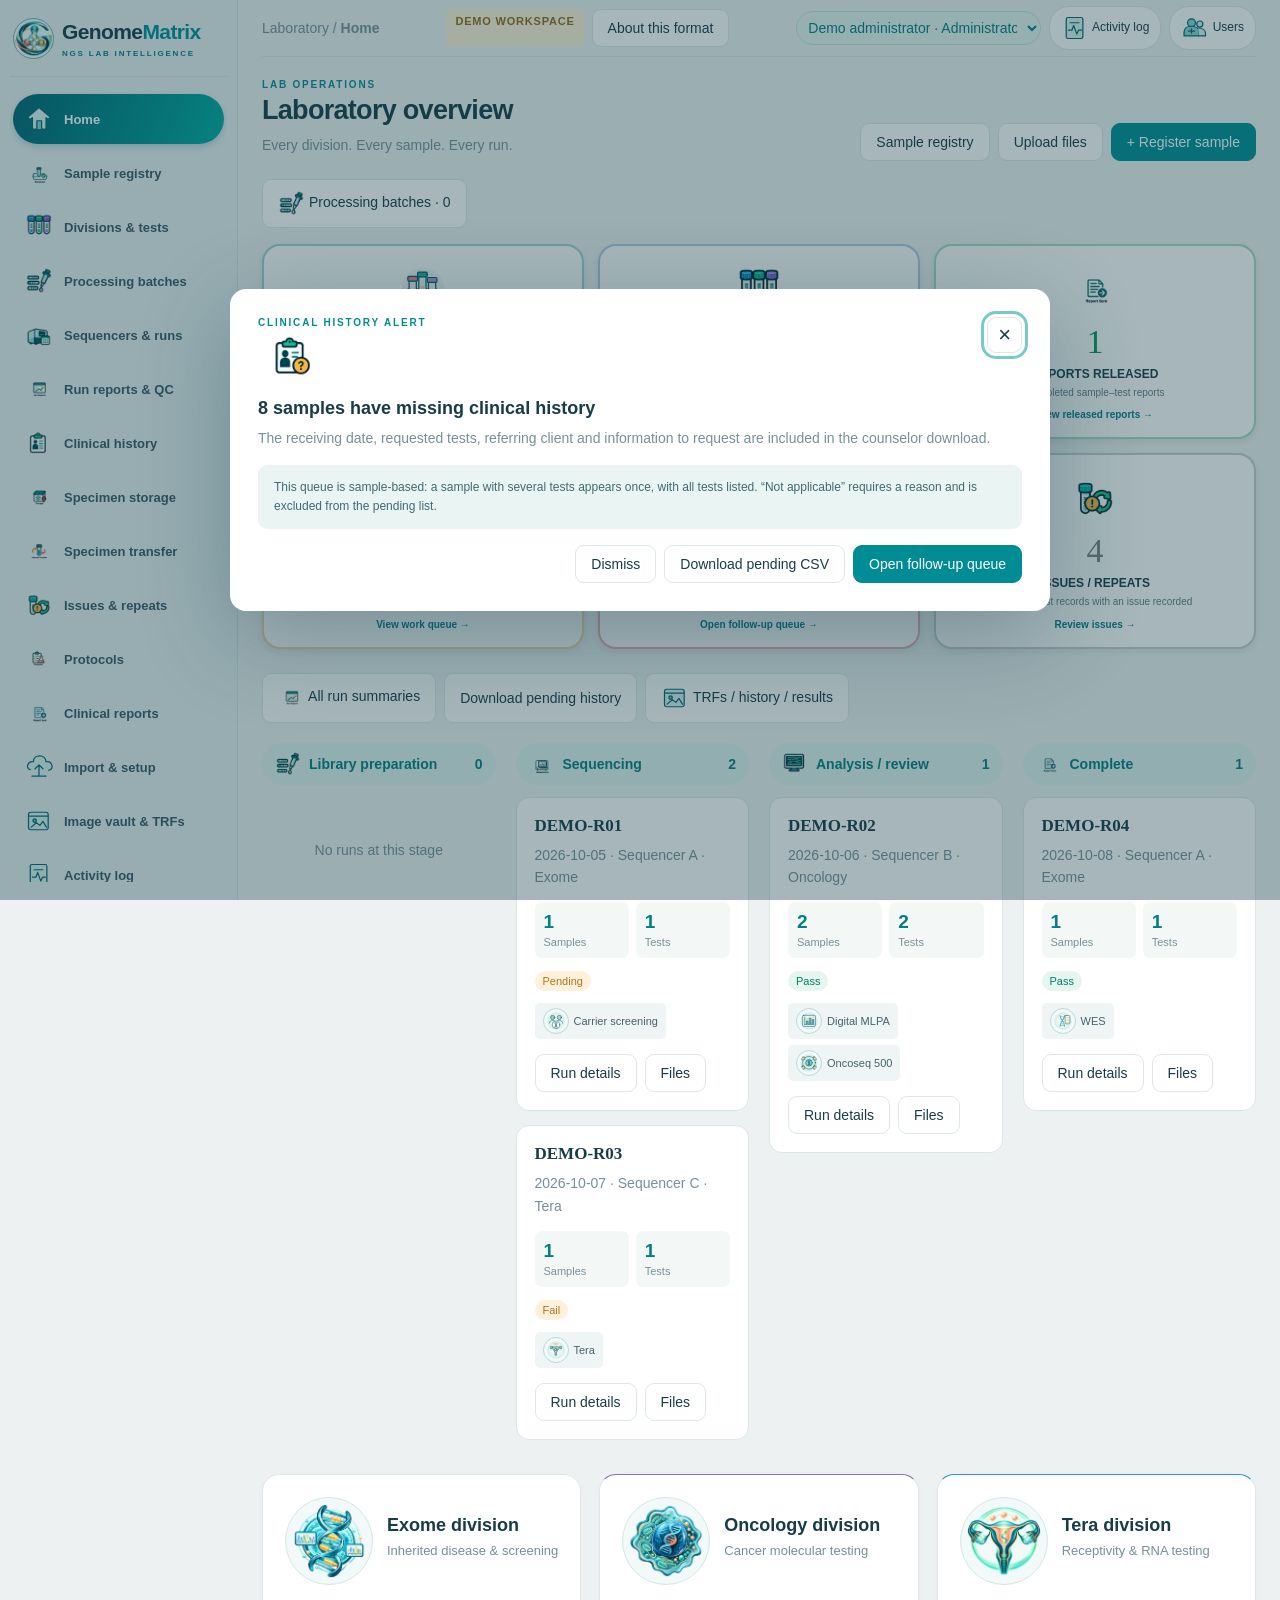
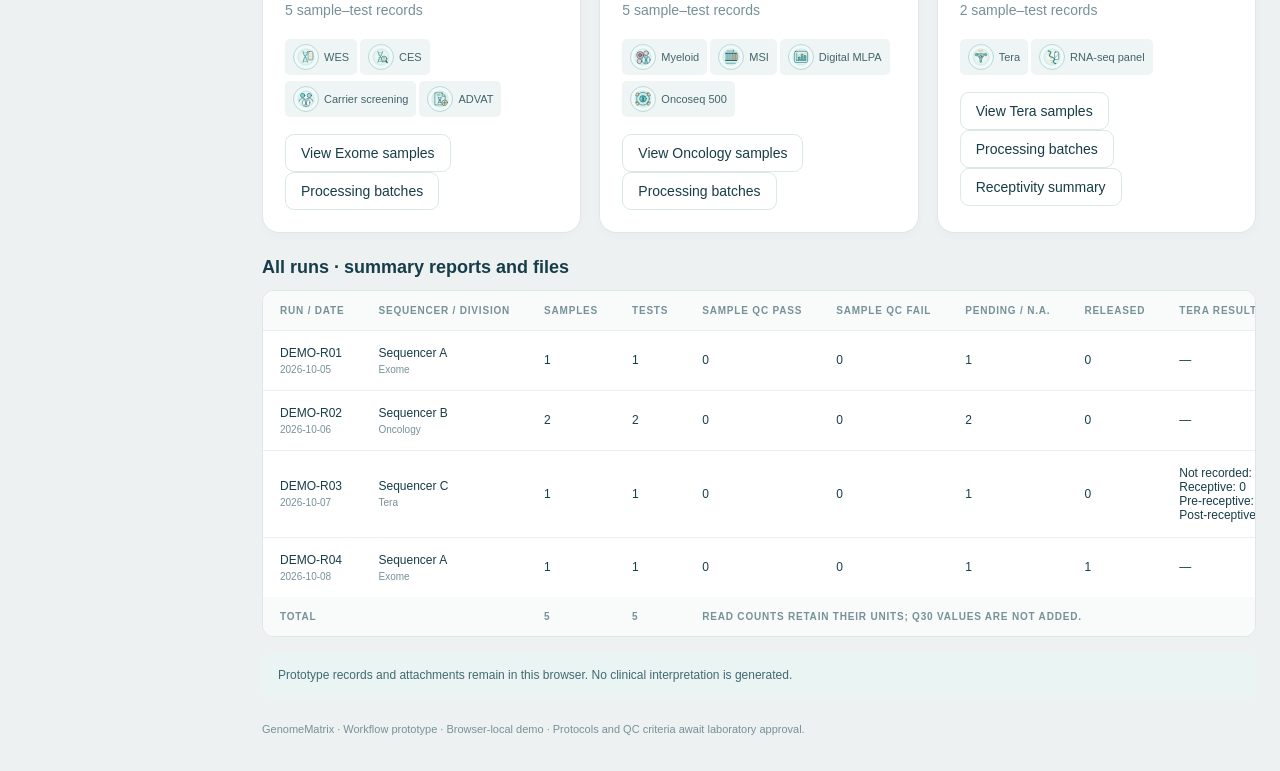
<file: index.html>
<!doctype html>
<html lang="en"><head><meta charset="utf-8"><meta name="viewport" content="width=device-width,initial-scale=1"><title>GenomeMatrix · NGS Laboratory workspace</title><link rel="icon" href="icons/brand-genomematrix.png" type="image/png"><style>
:root{--ink:#173e48;--muted:#71868b;--teal:#008a8e;--line:#dce8e7;--bg:#f3f7f6}*{box-sizing:border-box}body{margin:0;font:14px 'Segoe UI',Arial,sans-serif;color:var(--ink);background:var(--bg)}button,input,select,textarea{font:inherit}button{cursor:pointer}button:focus-visible,a:focus-visible{outline:3px solid #75cacc;outline-offset:3px}button{border:1px solid var(--line);background:white;color:var(--ink);padding:10px 15px;border-radius:9px}button.primary{background:var(--teal);color:white;border-color:var(--teal)}aside{position:fixed;inset:0 auto 0 0;width:232px;padding:30px 18px;background:#fff;border-right:1px solid var(--line);display:flex;flex-direction:column}.brand{font-size:24px;font-weight:750;letter-spacing:-1px}.brand em{font-style:normal;color:var(--teal)}.brand small{display:block;font-size:10px;letter-spacing:2px;color:var(--muted);margin:9px 0 35px}nav button{display:flex;align-items:center;gap:12px;border:0;width:100%;margin:5px 0;text-align:left;background:none;padding:13px;border-radius:10px}nav button.active{background:#e5f5f2;color:#007a7d;font-weight:650}nav button span{font-size:18px;width:24px;text-align:center}.sidefoot{margin-top:auto;border-top:1px solid var(--line);padding-top:20px;color:var(--muted);font-size:12px}.sidefoot b{display:block;color:var(--teal);margin-bottom:6px}main{margin-left:232px;padding:0 34px 40px}header{height:80px;display:flex;align-items:center;justify-content:space-between;border-bottom:1px solid var(--line);gap:16px}.breadcrumb{color:var(--muted)}.demo{font-size:11px;font-weight:700;letter-spacing:.8px;background:#fff2d8;color:#946621;border-radius:5px;padding:6px 9px}.intro{display:flex;justify-content:space-between;align-items:end;margin:30px 0 24px;gap:16px}h1{font-size:30px;letter-spacing:-.7px;margin:5px 0 8px}h2{font-size:18px;margin:0 0 8px}h3{font-size:15px;margin:0 0 8px}.eyebrow{font-size:10px;font-weight:700;letter-spacing:1.8px;color:var(--teal)}p{color:var(--muted);line-height:1.6;margin:5px 0}.actions{display:flex;gap:8px;flex-wrap:wrap}.stats{display:grid;grid-template-columns:repeat(4,1fr);gap:16px;margin-bottom:22px}.stat,.card{background:white;border:1px solid var(--line);border-radius:13px;padding:22px}.stat strong{display:block;font-size:30px;margin:8px 0 4px}.stat small{color:var(--muted)}.grid3{display:grid;grid-template-columns:repeat(3,1fr);gap:18px}.grid2{display:grid;grid-template-columns:1.6fr 1fr;gap:18px;margin-top:20px}.division{border-top:3px solid var(--teal)}.division:nth-child(2){border-top-color:#8970c2}.division:nth-child(3){border-top-color:#398ed2}.chip{display:inline-block;padding:5px 8px;border-radius:5px;background:#eff5f4;color:#42646d;font-size:11px;margin:3px 3px 3px 0}.tag{font-size:11px;padding:4px 8px;border-radius:20px;background:#e5f5ef;color:#007e64;white-space:nowrap}.tag.hold{background:#fff0dc;color:#ad761a}.tag.purple{background:#f0ebf8;color:#7c56a9}.toolbar{display:flex;gap:10px;align-items:center;flex-wrap:wrap;margin:18px 0}.toolbar input{flex:1;min-width:180px}input,select,textarea{padding:10px 12px;border:1px solid #cadbd8;border-radius:8px;background:white;color:var(--ink);max-width:100%}.tablewrap{overflow:auto;background:white;border:1px solid var(--line);border-radius:12px}table{width:100%;border-collapse:collapse;text-align:left;white-space:nowrap}th{font-size:10px;letter-spacing:.8px;text-transform:uppercase;background:#f8fbfa;color:var(--muted);padding:14px 17px}td{padding:15px 17px;border-top:1px solid #eaf0ef;font-size:12px}td small{display:block;color:var(--muted);margin-top:4px}td button{padding:5px 10px;font-size:12px}.note{padding:13px 16px;border-radius:9px;background:#eaf5f3;color:#426971;font-size:12px;margin:16px 0;line-height:1.6}.empty{text-align:center;padding:45px;color:var(--muted)}.pipeline{display:flex;gap:7px;overflow:auto;padding:14px 0}.pipeline div{min-width:115px;background:#f3f8f7;padding:14px 12px;border-radius:9px}.pipeline b{display:block;font-size:20px;margin-bottom:6px}.pipeline small{font-size:10px}.bar{height:6px;background:#eaf1ef;border-radius:10px;margin:15px 0 8px}.bar span{display:block;height:100%;background:var(--teal);border-radius:10px}.runline{display:flex;justify-content:space-between;margin-top:17px;padding-top:14px;border-top:1px solid var(--line)}dialog{border:0;border-radius:16px;width:min(620px,94vw);padding:28px;color:var(--ink);box-shadow:0 25px 90px #103c4850}dialog::backdrop{background:#153e4860}.fields{display:grid;grid-template-columns:1fr 1fr;gap:15px;margin:20px 0}label{font-size:12px;display:block}label input,label select,label textarea{display:block;width:100%;margin-top:6px}.close{float:right;padding:4px 10px;font-size:22px}.formfoot{display:flex;justify-content:end;gap:8px}.toast{position:fixed;bottom:20px;right:20px;background:#164952;color:white;border-radius:9px;padding:15px;z-index:10}.catalog{display:grid;grid-template-columns:repeat(3,1fr);gap:15px}.testcard{background:white;border:1px solid var(--line);padding:20px;border-radius:11px}.hidden{display:none!important}.resultcount{font-size:12px;color:var(--muted);margin:10px 0}.step{display:flex;align-items:center;gap:12px;padding:12px 0;border-bottom:1px solid var(--line)}.step i{font-style:normal;background:#e3f4f0;color:var(--teal);border-radius:50%;padding:6px 10px}.footer{font-size:11px;color:var(--muted);margin-top:25px} @media(max-width:1100px){.grid3,.catalog{grid-template-columns:repeat(2,1fr)}.grid2{grid-template-columns:1fr}.stats{grid-template-columns:repeat(2,1fr)}main{padding:0 20px 30px}}@media(max-width:700px){aside{position:static;width:100%;padding:16px}.brand small,.sidefoot{display:none}nav{display:flex;overflow:auto;margin-top:12px}nav button{width:auto;white-space:nowrap}main{margin-left:0;padding:0 14px 25px}header{height:60px}.intro{align-items:start;flex-direction:column}h1{font-size:26px}.grid3,.catalog,.fields{grid-template-columns:1fr}.card,.stat{padding:17px}}
</style></head><body>
<aside><div class="brand"><img class="brand-emblem" src="icons/brand-genomematrix.png" alt=""><div>Genome<em>Matrix</em><small>NGS LAB INTELLIGENCE</small></div></div><nav id="nav"></nav><div class="sidefoot"><b>Workflow version · 03</b>Three divisions. One connected workflow.<p>Illustrative records only.</p></div></aside>
<main><header><div class="breadcrumb">Laboratory / <b id="crumb">Overview</b></div><div class="actions"><span class="demo">DEMO WORKSPACE</span><button onclick="showHelp()">About this format</button></div></header><section class="intro"><div><div class="eyebrow" id="eyebrow">LAB OPERATIONS</div><h1 id="title">Every sample. Every step.</h1><p id="subtitle">A shared workspace for Exome, Oncology and Tera.</p></div><div class="actions" id="pageactions"></div></section><section id="content"></section><div class="footer">GenomeMatrix · Workflow prototype · Browser-local demo · Protocols and QC criteria await laboratory approval.</div></main>
<dialog id="modal"><button class="close" aria-label="Close dialog" onclick="modal.close()">×</button><div id="modalbody"></div></dialog><div class="toast hidden" id="toast" role="status"></div>
<script>
const divisions=['Exome','Oncology','Tera'];
const testMap={Exome:['WES','CES','Carrier screening','ADVAT'],Oncology:['Myeloid','MSI','Digital MLPA','Oncoseq 500'],Tera:['Tera','RNA-seq panel']};
const types=['Blood','Dry blood spot','Tissue','AF (amniotic fluid)','POC','FFPE block','Slide','Liquid biopsy — blood in Streck','Endometrial tissue'];
const stages=['Received','Acceptance','Extraction','QC','Library preparation','Sequencing','Analysis','Review','Report released'];
const navs=[['overview','◉','Overview'],['samples','▤','Sample registry'],['divisions','◫','Divisions & tests'],['runs','▥','Sequencers & runs'],['issues','⚑','Issues & repeats'],['protocols','▧','Protocols'],['reports','▤','Clinical reports'],['import','↥','Import & setup']];
const seed={samples:[
{id:'DEMO-001',division:'Exome',test:'WES',type:'Blood',stage:'Extraction',run:'',issue:'',owner:'Exome team'},
{id:'DEMO-002',division:'Exome',test:'CES',type:'Dry blood spot',stage:'QC',run:'',issue:'Low DNA yield',owner:'Exome team'},
{id:'DEMO-003',division:'Exome',test:'Carrier screening',type:'Blood',stage:'Sequencing',run:'DEMO-R01',issue:'',owner:'Exome team'},
{id:'DEMO-004',division:'Exome',test:'ADVAT',type:'AF (amniotic fluid)',stage:'Acceptance',run:'',issue:'Protocol confirmation',owner:'Exome team'},
{id:'DEMO-005',division:'Oncology',test:'Myeloid',type:'Blood',stage:'Library preparation',run:'',issue:'',owner:'Oncology team'},
{id:'DEMO-006',division:'Oncology',test:'MSI',type:'Tissue',stage:'QC',run:'',issue:'Sample adequacy review',owner:'Oncology team'},
{id:'DEMO-007',division:'Oncology',test:'Digital MLPA',type:'FFPE block',stage:'Analysis',run:'DEMO-R02',issue:'',owner:'Oncology team'},
{id:'DEMO-008',division:'Oncology',test:'Oncoseq 500',type:'Slide',stage:'Review',run:'DEMO-R02',issue:'',owner:'Oncology team'},
{id:'DEMO-009',division:'Oncology',test:'Oncoseq 500',type:'Liquid biopsy — blood in Streck',stage:'Extraction',run:'',issue:'',owner:'Oncology team'},
{id:'DEMO-010',division:'Tera',test:'Tera',type:'Tissue',stage:'Sequencing',run:'DEMO-R03',issue:'',owner:'Tera team'},
{id:'DEMO-011',division:'Tera',test:'RNA-seq panel',type:'FFPE block',stage:'QC',run:'',issue:'RNA quality review',owner:'Tera team'},
{id:'DEMO-012',division:'Exome',test:'WES',type:'POC',stage:'Report released',run:'DEMO-R04',issue:'',owner:'Exome team'}
],runs:[{id:'DEMO-R01',sequencer:'Sequencer A',division:'Exome',state:'Sequencing'},{id:'DEMO-R02',sequencer:'Sequencer B',division:'Oncology',state:'Analysis'},{id:'DEMO-R03',sequencer:'Sequencer C',division:'Tera',state:'Sequencing'},{id:'DEMO-R04',sequencer:'Sequencer A',division:'Exome',state:'Complete'}]};
let data;try{data=JSON.parse(localStorage.getItem('ngs-matrix-format-v1'))||structuredClone(seed)}catch{data=structuredClone(seed)}let page='overview';let filter={division:'',type:'',stage:'',search:''};
const esc=s=>String(s??'').replace(/[&<>"']/g,c=>({'&':'&amp;','<':'&lt;','>':'&gt;','"':'&quot;',"'":'&#39;'}[c]));
const opts=(arr,selected='')=>arr.map(a=>`<option ${a===selected?'selected':''}>${esc(a)}</option>`).join('');
const save=()=>localStorage.setItem('ngs-matrix-format-v1',JSON.stringify(data));
const pill=(s,hold=false)=>`<span class="tag ${hold?'hold':''}">${esc(s)}</span>`;
function notify(s){toast.textContent=s;toast.classList.remove('hidden');setTimeout(()=>toast.classList.add('hidden'),3500)}
function showDialog(body){modalbody.innerHTML=body;modal.showModal()}
function go(p,division=''){page=p;filter={division,type:'',stage:'',search:''};render()}
function render(){nav.innerHTML=navs.map(([p,i,t])=>`<button class="${page===p?'active':''}" onclick="go('${p}')">${ngsNavIcon(p)}${t}</button>`).join('');crumb.textContent=navs.find(n=>n[0]===page)[2];const heads={overview:['LAB OPERATIONS','Every sample. Every step.','A shared workspace for Exome, Oncology and Tera.'],samples:['SAMPLE JOURNEY','Sample registry','Track each sample and each requested test independently.'],divisions:['TEST CATALOG','Different teams. Connected work.','Your initial divisions and tests, ready for later configuration.'],runs:['SEQUENCING OPERATIONS','Sequencers & runs','Track several runs per instrument with sample-level traceability.'],issues:['EXCEPTION MANAGEMENT','Resolve the next bottleneck.','Track issues, ownership and repeat work without losing the original sample.'],protocols:['CONTROLLED WORKFLOWS','Protocols & acceptance','Draft slots for your approved SOPs and test-specific QC criteria.'],reports:['REVIEW & RELEASE','Reports workspace','Separate analysis, review and released test records.'],import:['WORKSPACE SETUP','Bring your registers later.','Download a format template or import demo records to explore the layout.']};[eyebrow.textContent,title.textContent,subtitle.textContent]=heads[page];pageactions.innerHTML=page==='samples'?'<button onclick="exportCSV()">Export CSV</button><button class="primary" onclick="newSample()">+ Register sample</button>':page==='runs'?'<button class="primary" onclick="newRun()">+ Create run</button>':page==='overview'?'<button onclick="go(\'import\')">Import & setup</button><button class="primary" onclick="newSample()">+ Register sample</button>':'';
({overview:overview,samples:samples,divisions:catalog,runs:runs,issues:issues,protocols:protocols,reports:reports,import:imports}[page])();}
function overview(){let active=data.samples.filter(s=>s.stage!=='Report released').length;content.innerHTML=`<div class="stats">${[['Registered test records',data.samples.length,'Demo sample–test entries'],['In progress',active,'Across all divisions'],['Open issues',data.samples.filter(s=>s.issue).length,'Assigned to division teams'],['Active runs',data.runs.filter(r=>r.state!=='Complete').length,'Across several instruments']].map(([a,b,c])=>`<div class="stat">${ngsMetricIcon(a)}<small>${a}</small><strong>${b}</strong><small>${c}</small></div>`).join('')}</div><div class="grid3">${divisions.map((d,i)=>`<article class="card division"><div class="eyebrow">DIVISION 0${i+1}</div>${ngsAsset('divisions-tests','division-icon')}<h2 style="margin-top:12px">${d}</h2><p>${data.samples.filter(s=>s.division===d).length} test records · ${testMap[d].length} configured tests</p><div style="margin:14px 0">${testMap[d].map(t=>`<span class="chip">${esc(t)}</span>`).join('')}</div><button onclick="go('samples','${d}')">View ${d} samples →</button></article>`).join('')}</div><div class="grid2"><article class="card"><h2>The sample journey</h2><p>A common starting format; each test can use its own approved route.</p><div class="pipeline">${stages.map(st=>`<div>${ngsStageIcon(st)}<b>${data.samples.filter(s=>s.stage===st).length}</b><small>${st}</small></div>`).join('')}</div></article><article class="card"><h2>Needs attention</h2>${data.samples.filter(s=>s.issue).slice(0,3).map(s=>`<div class="runline"><div><b>${esc(s.id)}</b><p>${esc(s.issue)}</p></div>${pill(s.division,true)}</div>`).join('')}<button style="margin-top:16px" onclick="go('issues')">Review all issues →</button></article></div><div class="note">Demo only: sample types and test pairings illustrate the format. Your lab must confirm allowed combinations, protocols, QC thresholds and turnaround targets.</div>`;}
function filtered(){return data.samples.filter(s=>(!filter.division||s.division===filter.division)&&(!filter.type||s.type===filter.type)&&(!filter.stage||s.stage===filter.stage)&&Object.values(s).join(' ').toLowerCase().includes(filter.search.toLowerCase()))}
function sampleTable(arr){return `<div class="tablewrap"><table><thead><tr><th>Sample / division</th><th>Requested test</th><th>Sample type</th><th>Stage</th><th>Run</th><th>Issue</th><th></th></tr></thead><tbody>${arr.map(s=>`<tr><td><b>${esc(s.id)}</b><small>${esc(s.division)}</small></td><td>${esc(s.test)}</td><td>${esc(s.type)}</td><td><span class="stage-with-icon">${ngsStageIcon(s.stage,'mini-icon')}${pill(s.stage)}</span></td><td>${esc(s.run||'Unassigned')}</td><td>${s.issue?pill(s.issue,true):'—'}</td><td><button onclick="detail('${s.id.replace(/'/g,'&#39;')}','${s.test.replace(/'/g,'&#39;')}')">Open</button></td></tr>`).join('')||'<tr><td colspan="7" class="empty">No test records match these filters.</td></tr>'}</tbody></table></div>`;}
function samples(){content.innerHTML=`<div class="toolbar"><input id="search" aria-label="Search samples" placeholder="Search sample ID, test, issue…" value="${esc(filter.search)}" oninput="filter.search=this.value;updateTable()"><select aria-label="Division" onchange="filter.division=this.value;updateTable()"><option value="">All divisions</option>${opts(divisions,filter.division)}</select><select aria-label="Sample type" onchange="filter.type=this.value;updateTable()"><option value="">All sample types</option>${opts(types,filter.type)}</select><select aria-label="Stage" onchange="filter.stage=this.value;updateTable()"><option value="">All stages</option>${opts(stages,filter.stage)}</select><button onclick="go('samples')">Clear</button></div><div id="samplecount" class="resultcount"></div><div id="sampletable"></div>`;updateTable()}
function updateTable(){let arr=filtered();samplecount.textContent=`${arr.length} of ${data.samples.length} test records · A sample may appear once for each requested test`;sampletable.innerHTML=sampleTable(arr)}
function detail(id,test){const s=data.samples.find(x=>x.id===id&&x.test===test);showDialog(`<div class="eyebrow">SAMPLE–TEST RECORD</div><h2>${esc(s.id)} · ${esc(s.test)}</h2><p>${esc(s.division)} · ${esc(s.type)}</p><form onsubmit="event.preventDefault();updateSample('${esc(id)}','${esc(test)}')"><div class="fields"><label>Stage<select id="editstage">${opts(stages,s.stage)}</select></label><label>Run assignment<select id="editrun"><option value="">Unassigned</option>${opts(data.runs.filter(r=>r.division===s.division).map(r=>r.id),s.run)}</select></label><label>Issue / hold reason<input id="editissue" value="${esc(s.issue)}" placeholder="Leave empty if no issue"></label><label>Owner<input id="editowner" value="${esc(s.owner)}" required></label></div><div class="note">Demo workflow only. Saving here changes this browser's prototype records; it does not release a clinical report.</div><div class="formfoot"><button type="button" onclick="modal.close()">Cancel</button><button class="primary">Save demo record</button></div></form>`)}
function updateSample(id,test){let s=data.samples.find(x=>x.id===id&&x.test===test);Object.assign(s,{stage:editstage.value,run:editrun.value,issue:editissue.value.trim(),owner:editowner.value.trim()});save();modal.close();render();notify('Demo record updated')}
function newSample(){showDialog(`<div class="eyebrow">ACCESSION FORMAT</div><h2>Register a sample & test</h2><p>Use fictional identifiers while reviewing this format.</p><form onsubmit="event.preventDefault();addSample()"><div class="fields"><label>Sample ID<input id="newid" required pattern="[A-Za-z0-9_-]+" placeholder="DEMO-013"></label><label>Division<select id="newdivision" onchange="newtest.innerHTML=opts(testMap[this.value]);newowner.value=this.value+' team'">${opts(divisions)}</select></label><label>Requested test<select id="newtest">${opts(testMap.Exome)}</select></label><label>Sample type<select id="newtype">${opts(types)}</select></label><label>Initial stage<select id="newstage">${opts(stages)}</select></label><label>Owner<input id="newowner" value="Exome team" required></label></div><div class="formfoot"><button type="button" onclick="modal.close()">Cancel</button><button class="primary">Register demo sample</button></div></form>`)}
function addSample(){let s={id:newid.value.trim(),division:newdivision.value,test:newtest.value,type:newtype.value,stage:newstage.value,owner:newowner.value,run:'',issue:''};if(data.samples.some(x=>x.id===s.id&&x.test===s.test)){notify('This sample and test already exist');return}data.samples.push(s);save();modal.close();go('samples');notify('Demo sample registered')}
function catalog(){content.innerHTML=divisions.map(d=>`<h2 style="margin:22px 0 12px">${d} division</h2><div class="catalog">${testMap[d].map(t=>`<article class="testcard"><h3>${esc(t)}</h3>${pill('Draft configuration',true)}<p style="margin:14px 0">Sample eligibility, protocol, QC criteria and turnaround target: to be configured.</p><button onclick="go('samples','${d}');filter.search='${t}';samples()">View test records</button></article>`).join('')}</div>`).join('')+'<div class="note">ADVAT and Tera are retained exactly as supplied. Confirm their official test names later. Digital MLPA may use a different processing route; sequencing is not assumed to apply to every test.</div>'}
function runs(){content.innerHTML=`<div class="note">Sequencer A, B and C are placeholders. Add your real instrument names, run capacities and platform-specific QC fields later.</div><div class="grid3">${data.runs.map(r=>{let arr=data.samples.filter(s=>s.run===r.id);return `<article class="card">${ngsAsset('sequencer-runs','metric-icon')}<div class="eyebrow">${esc(r.sequencer)}</div><h2 style="margin-top:12px">${esc(r.id)}</h2>${pill(r.state)}<p style="margin-top:15px">${esc(r.division)} · ${arr.length} assigned test records</p><div class="runline"><span>Assigned samples</span><b>${arr.length}</b></div><div style="margin:13px 0">${arr.map(s=>`<span class="chip">${esc(s.id)}</span>`).join('')||'<p>No samples assigned yet.</p>'}</div><button onclick="runDetail('${esc(r.id)}')">Run details →</button></article>`}).join('')}</div>`}
function newRun(){showDialog(`<h2>Create a demo run</h2><form onsubmit="event.preventDefault();addRun()"><div class="fields"><label>Run ID<input id="runid" pattern="[A-Za-z0-9_-]+" required placeholder="DEMO-R05"></label><label>Sequencer / platform<input id="runseq" required placeholder="Sequencer D"></label><label>Division<select id="rundiv">${opts(divisions)}</select></label><label>Run stage<select id="runstate">${opts(['Planned','Library preparation','Sequencing','Analysis','Complete'])}</select></label></div><div class="formfoot"><button class="primary">Create run</button></div></form>`)}
function addRun(){if(data.runs.some(r=>r.id===runid.value)){notify('Run ID already exists');return}data.runs.push({id:runid.value,sequencer:runseq.value,division:rundiv.value,state:runstate.value});save();modal.close();go('runs');notify('Demo run created')}
function runDetail(id){let r=data.runs.find(x=>x.id===id);showDialog(`<h2>${esc(r.id)}</h2><p>${esc(r.sequencer)} · ${esc(r.division)} · ${esc(r.state)}</p><div class="note">Assign a sample through Sample registry → Open → Run assignment. Pool, index, lane and library-batch fields await your batch formats. Run QC metrics are available below.</div>${data.samples.filter(s=>s.run===id).map(s=>`<div class="step"><b>${esc(s.id)}</b><span>${esc(s.test)}</span>${pill(s.stage)}</div>`).join('')||'<p>No assigned samples.</p>'}`)}
function issues(){let arr=data.samples.filter(s=>s.issue);content.innerHTML=`<div class="stats"><div class="stat"><small>Open issues</small><strong>${arr.length}</strong><small>Demo records awaiting resolution</small></div><div class="stat"><small>Division coverage</small><strong>${new Set(arr.map(s=>s.division)).size}</strong><small>Teams with outstanding issues</small></div></div><div class="tablewrap"><table><thead><tr><th>Sample</th><th>Issue</th><th>Division / owner</th><th>Action</th></tr></thead><tbody>${arr.map(s=>`<tr><td><b>${esc(s.id)}</b><small>${esc(s.test)}</small></td><td>${pill(s.issue,true)}</td><td>${esc(s.division)}<small>${esc(s.owner)}</small></td><td><button onclick="detail('${esc(s.id)}','${esc(s.test)}')">Review / resolve</button></td></tr>`).join('')||'<tr><td colspan="4" class="empty">No open issues.</td></tr>'}</tbody></table></div><div class="note">Future issue fields: category, severity, raised date, assigned owner, corrective action, repeat / recollection link and closure evidence. Clearing an issue in this demo illustrates resolution only.</div>`}
function protocols(){content.innerHTML=`<div class="note">These are protocol placeholders, not approved laboratory instructions. No QC thresholds or acceptance limits have been invented.</div><div class="grid3">${divisions.map(d=>`<article class="card"><h2>${d}</h2>${pill('Awaiting approved SOPs',true)}${['Sample acceptance','Extraction & QC','Test-specific preparation','Analysis & review'].map((s,i)=>`<div class="step"><i>${i+1}</i><div><b>${s}</b><p>Protocol ID, version and approval pending</p></div></div>`).join('')}<p style="margin-top:16px">Linked tests: ${testMap[d].map(esc).join(', ')}</p></article>`).join('')}</div><article class="card" style="margin-top:20px"><h2>Sample-type directory</h2><p>${types.map(t=>`<span class="chip">${esc(t)}</span>`).join('')}</p><p style="margin-top:12px">Blood in Streck will have a dedicated plasma / cell-free DNA extraction route after your protocol is supplied.</p></article>`}
function reports(){let arr=data.samples.filter(s=>['Analysis','Review','Report released'].includes(s.stage));content.innerHTML=`<div class="stats">${['Analysis','Review','Report released'].map(st=>`<div class="stat"><small>${st}</small><strong>${arr.filter(s=>s.stage===st).length}</strong><small>Demo test records</small></div>`).join('')}</div>${sampleTable(arr)}<div class="note">Production report release will require your reviewer roles, approval rules, report templates and audit history. This prototype only demonstrates the layout.</div>`}
function imports(){content.innerHTML=`<div class="grid2"><article class="card"><h2>Sample register format</h2><p>Start with one row per sample and requested test. One sample can appear across multiple test rows.</p><div style="margin:18px 0">${['sample_id','division','test','sample_type','stage','run_id','issue','owner'].map(x=>`<span class="chip">${x}</span>`).join('')}</div><div class="actions"><button class="primary" onclick="template()">Download CSV template</button><button onclick="document.getElementById('csvfile').click()">Import demo CSV</button><input id="csvfile" type="file" accept=".csv" class="hidden" onchange="importCSV(this.files[0])"></div><p style="margin-top:18px">Import validates columns, supported names and duplicate sample–test records before adding rows. Existing records are retained.</p></article><article class="card"><h2>What we will configure next</h2>${['Final division and test names','Allowed sample types per test','Sequencers and batch formats','Approved SOPs and QC thresholds','User roles, reports and turnaround targets'].map((x,i)=>`<div class="step"><i>${i+1}</i>${x}</div>`).join('')}</article></div><article class="card" style="margin-top:20px"><h2>Demo workspace controls</h2><p>Edits stay in this browser only. There is no shared database, user login or connection to your existing LAN application.</p><div class="actions" style="margin-top:16px"><button onclick="backup()">Download demo backup</button><button onclick="resetDemo()">Reset illustrative records</button></div></article>`}
const headers=['sample_id','division','test','sample_type','stage','run_id','issue','owner'];
function download(name,text,type='text/csv'){let a=document.createElement('a'),url=URL.createObjectURL(new Blob([text],{type}));a.href=url;a.download=name;a.click();setTimeout(()=>URL.revokeObjectURL(url),1000)}
function csv(arr){return arr.map(r=>r.map(v=>'"'+String(v??'').replace(/"/g,'""')+'"').join(',')).join('\r\n')}
function exportCSV(){download('ngs-demo-samples.csv',csv([headers,...data.samples.map(s=>[s.id,s.division,s.test,s.type,s.stage,s.run,s.issue,s.owner])]))}
function template(){download('ngs-sample-register-template.csv',csv([headers,['DEMO-NEW','Exome','WES','Blood','Received','','','Exome team']]))}
function backup(){download('ngs-demo-backup.json',JSON.stringify(data,null,2),'application/json')}
function parseCSV(text){let rows=[],row=[],field='',q=false;for(let i=0;i<text.length;i++){let c=text[i];if(c==='"'){if(q&&text[i+1]==='"'){field+='"';i++}else q=!q}else if(c===','&&!q){row.push(field);field=''}else if((c==='\n'||c==='\r')&&!q){if(c==='\r'&&text[i+1]==='\n')i++;row.push(field);if(row.some(x=>x.trim()))rows.push(row);row=[];field=''}else field+=c}if(q)throw Error('Unclosed quotation mark');row.push(field);if(row.some(x=>x.trim()))rows.push(row);return rows}
async function importCSV(file){if(!file)return;try{let rows=parseCSV((await file.text()).replace(/^\uFEFF/,''));if(!rows.length||rows[0].map(x=>x.trim()).join()!==headers.join())throw Error('Use the downloaded template columns in the same order.');let added=[],seen=new Set(data.samples.map(s=>s.id+'|'+s.test));for(let i=1;i<rows.length;i++){let a=rows[i].map(x=>x.trim());if(a.length!==8)throw Error(`Row ${i+1}: expected 8 columns`);let [id,division,test,type,stage,run,issue,owner]=a;if(!/^[A-Za-z0-9_-]+$/.test(id))throw Error(`Row ${i+1}: invalid sample ID`);if(!divisions.includes(division)||!testMap[division].includes(test)||!types.includes(type)||!stages.includes(stage))throw Error(`Row ${i+1}: unsupported division, test, sample type or stage`);if(run&&!data.runs.some(r=>r.id===run&&r.division===division))throw Error(`Row ${i+1}: create a matching division run before importing`);if(seen.has(id+'|'+test))throw Error(`Row ${i+1}: duplicate sample and test`);if(!owner)throw Error(`Row ${i+1}: owner required`);seen.add(id+'|'+test);added.push({id,division,test,type,stage,run,issue,owner})}if(!added.length)throw Error('No data rows found');data.samples.push(...added);save();go('samples');notify(`${added.length} demo test records imported`)}catch(e){notify('Import stopped: '+e.message)}}
function resetDemo(){showDialog('<h2>Reset demo records?</h2><p>This removes your browser-local prototype edits and restores the 12 illustrative records. Download a demo backup first if needed.</p><div class="formfoot" style="margin-top:20px"><button onclick="modal.close()">Cancel</button><button class="primary" onclick="data=structuredClone(seed);save();modal.close();render();notify(\'Demo reset\')">Reset demo</button></div>')}
function showHelp(){showDialog('<h2>A format for your NGS laboratory</h2><p>This is a standalone prototype for discussing the layout with your teams and IT department. All initial records are fictional. Your real registers, test rules, QC limits and SOPs will be incorporated later.</p><div class="note">Includes editable demo sample records, run creation, filters, issue handling, CSV import/export and browser-local persistence. Production authentication, shared storage, audit trails and report approval are not implemented.</div>')}
</script><link rel="stylesheet" href="enhancements.css"><script src="icons.js"></script><script src="enhancements.js"></script><script src="step-tracking.js"></script><script src="receptivity.js"></script><script src="result-files.js"></script><link rel="stylesheet" href="workspace.css"><script src="workspace.js"></script><script src="specimen-icons.js"></script><script src="test-icons.js"></script><link rel="stylesheet" href="calculators.css"><script src="calculators.js"></script><script src="common-calculators.js"></script><script src="molecular-calculators.js"></script><link rel="stylesheet" href="patient-panel.css"><script src="patient-panel.js"></script><script src="specimen-operations.js"></script><script src="vendor/jszip.min.js"></script><script src="report-workspace.js"></script><link rel="stylesheet" href="embryo-style.css?v=20261016-artwork"><script src="processing-batches.js?v=20261016-artwork"></script><script src="visual-system.js"></script><script src="batch-measurements.js"></script><script src="linked-results.js"></script><script src="batch-sheet-import.js"></script><script src="tera-workbook.js?v=20261016-common"></script><script src="common-result-import.js?v=20261016-common"></script><script src="demo-report.js?v=20261016-common"></script><script>render();</script></body></html>
</file>
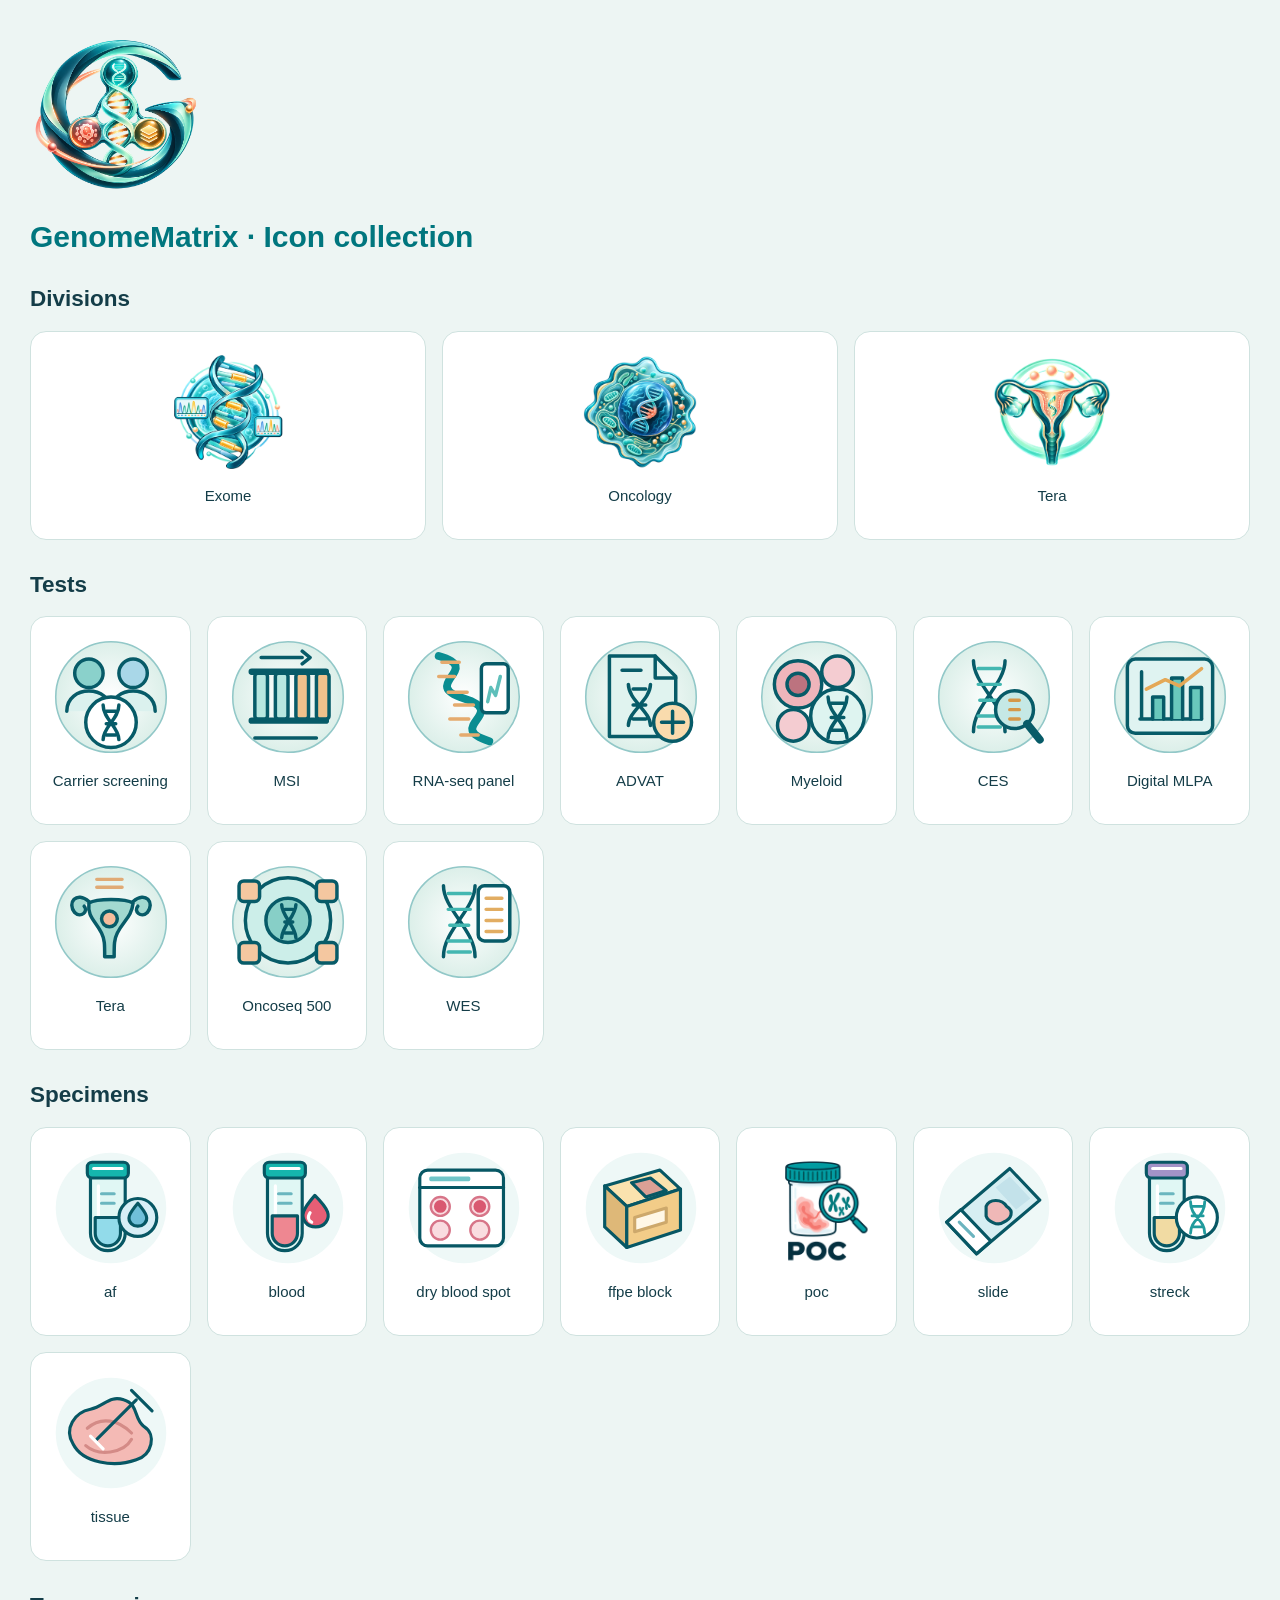
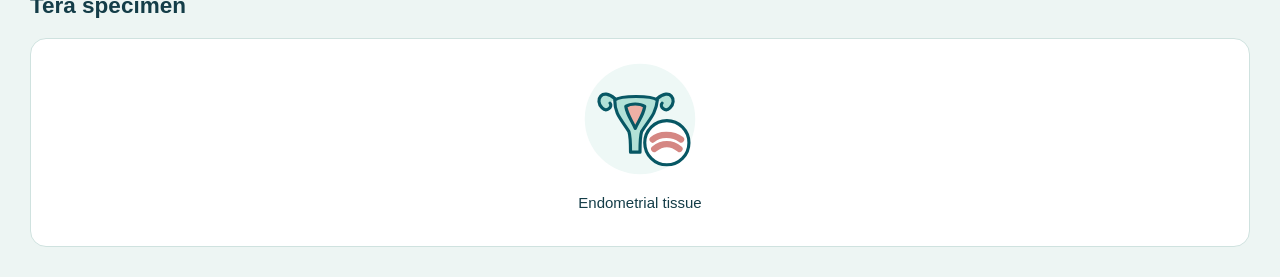
<file: icon-gallery.html>
<html><head><meta charset="utf-8"><title>GenomeMatrix icon collection</title><style>body{font:15px Segoe UI,sans-serif;background:#edf5f3;color:#143d48;margin:30px}.grid{display:grid;grid-template-columns:repeat(auto-fit,minmax(150px,1fr));gap:16px}.card{background:#fff;border:1px solid #cfe2df;padding:20px;border-radius:16px;text-align:center}.card img{width:120px;height:120px;object-fit:contain}h1{color:#00767e}.hero{width:170px;height:170px;object-fit:contain}h2{margin-top:32px}</style></head><body><img class="hero" src="icons/brand-genomematrix.png"><h1>GenomeMatrix · Icon collection</h1><h2>Divisions</h2><div class="grid"><div class="card"><img src="icons/division-exome.png"><p>Exome</p></div><div class="card"><img src="icons/division-oncology.png"><p>Oncology</p></div><div class="card"><img src="icons/division-tera.png"><p>Tera</p></div></div><h2>Tests</h2><div class="grid"><div class="card"><img src="icons/test-carrier.svg"><p>Carrier screening</p></div><div class="card"><img src="icons/test-msi.svg"><p>MSI</p></div><div class="card"><img src="icons/test-rna.svg"><p>RNA-seq panel</p></div><div class="card"><img src="icons/test-advat.svg"><p>ADVAT</p></div><div class="card"><img src="icons/test-myeloid.svg"><p>Myeloid</p></div><div class="card"><img src="icons/test-ces.svg"><p>CES</p></div><div class="card"><img src="icons/test-mlpa.svg"><p>Digital MLPA</p></div><div class="card"><img src="icons/test-tera.svg"><p>Tera</p></div><div class="card"><img src="icons/test-oncoseq.svg"><p>Oncoseq 500</p></div><div class="card"><img src="icons/test-wes.svg"><p>WES</p></div></div><h2>Specimens</h2><div class="grid"><div class="card"><img src="icons/sample-af.svg"><p>af</p></div><div class="card"><img src="icons/sample-blood.svg"><p>blood</p></div><div class="card"><img src="icons/sample-dry-blood-spot.svg"><p>dry blood spot</p></div><div class="card"><img src="icons/sample-ffpe-block.svg"><p>ffpe block</p></div><div class="card"><img src="icons/sample-poc-original.png"><p>poc</p></div><div class="card"><img src="icons/sample-slide.svg"><p>slide</p></div><div class="card"><img src="icons/sample-streck.svg"><p>streck</p></div><div class="card"><img src="icons/sample-tissue.svg"><p>tissue</p></div></div><h2>Tera specimen</h2><div class="card"><img src="icons/sample-endometrial-tissue.svg"><p>Endometrial tissue</p></div></body></html>
</file>
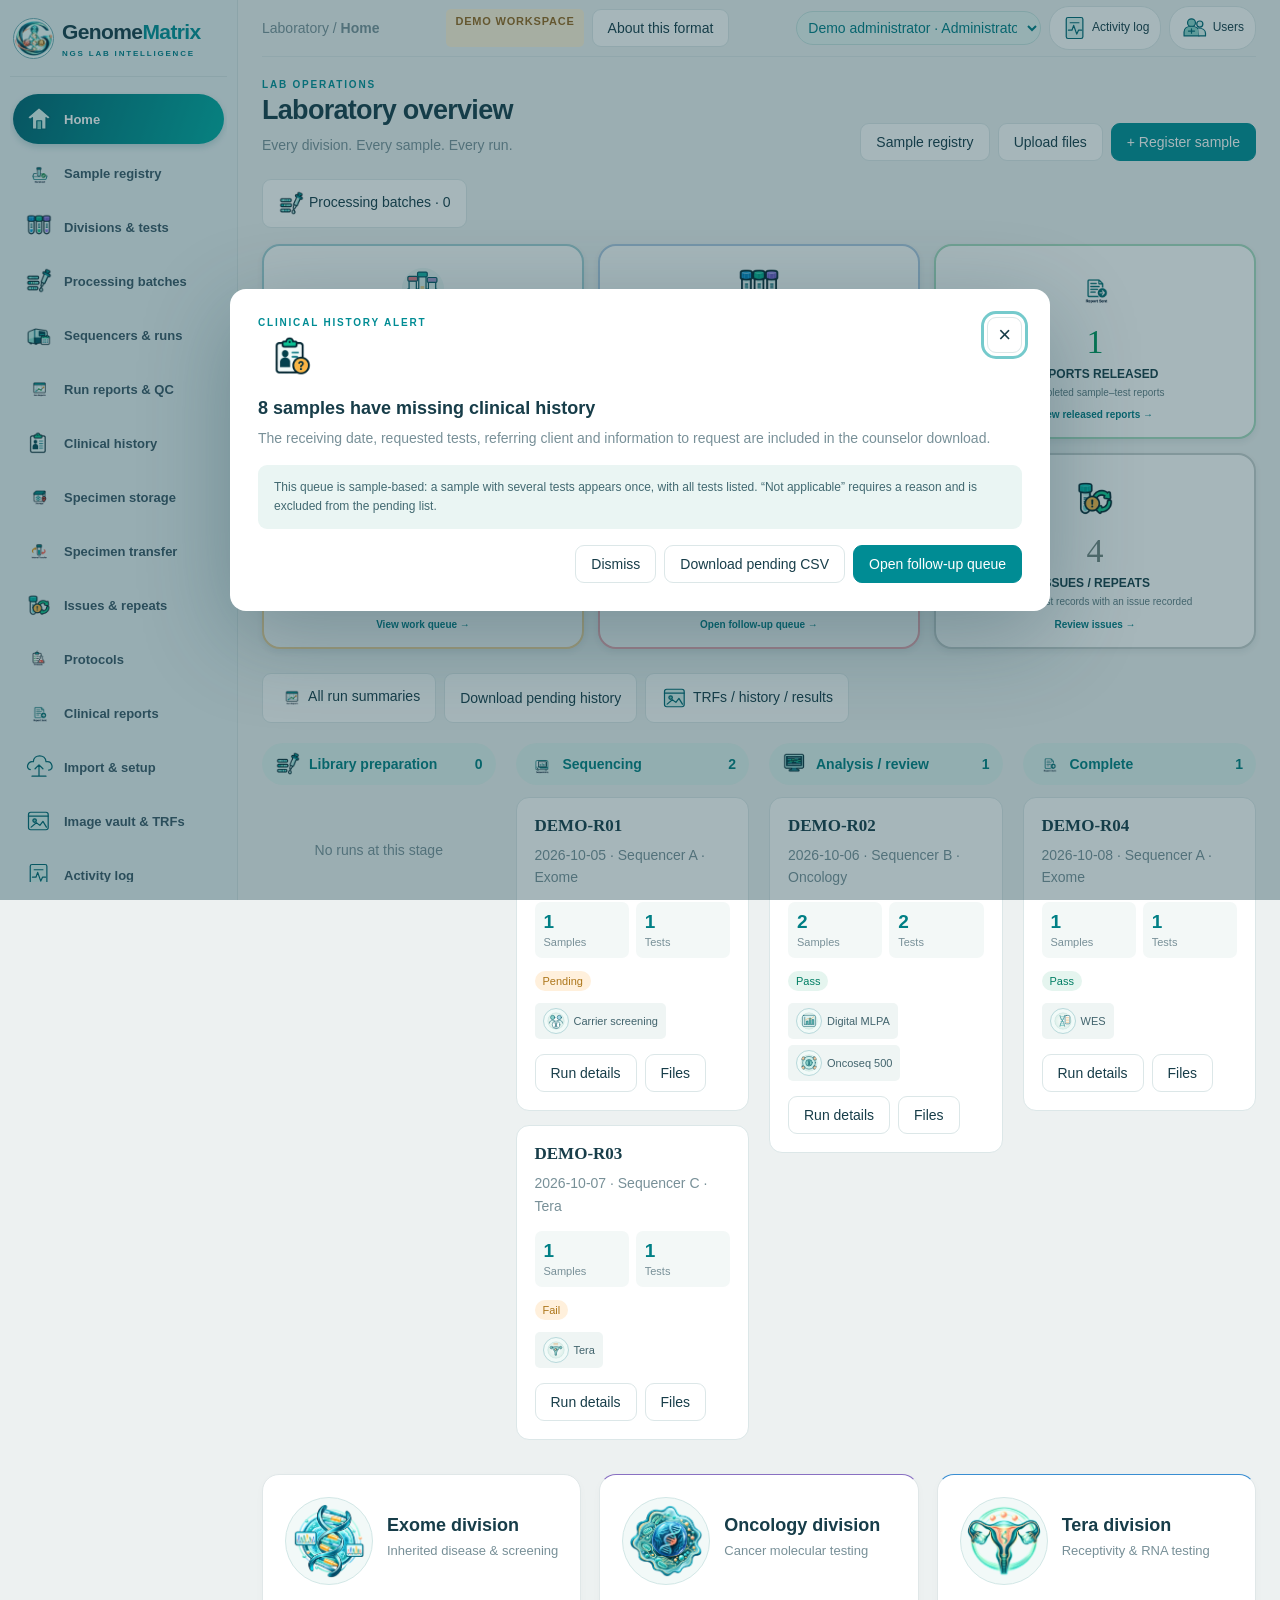
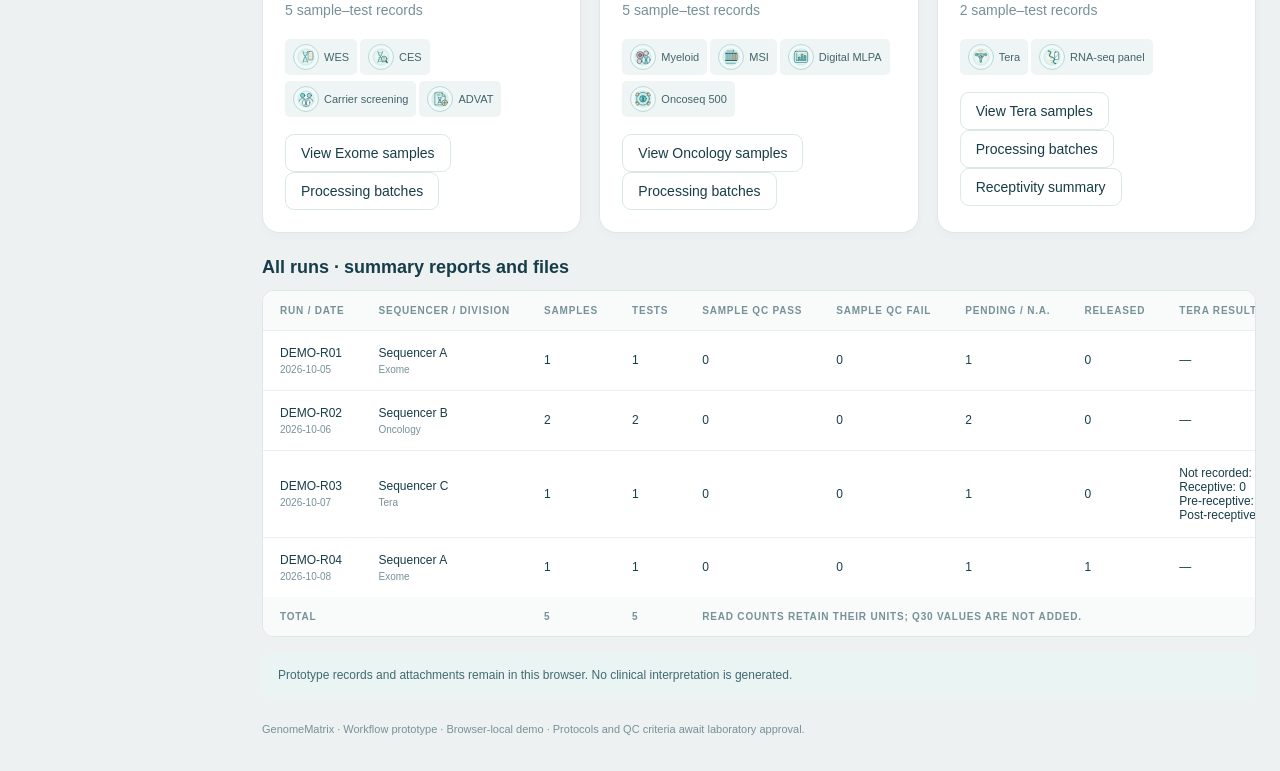
<file: index[1].html>
<!doctype html>
<html lang="en"><head><meta charset="utf-8"><meta name="viewport" content="width=device-width,initial-scale=1"><title>GenomeMatrix · NGS Laboratory workspace</title><link rel="icon" href="icons/brand-genomematrix.png" type="image/png"><style>
:root{--ink:#173e48;--muted:#71868b;--teal:#008a8e;--line:#dce8e7;--bg:#f3f7f6}*{box-sizing:border-box}body{margin:0;font:14px 'Segoe UI',Arial,sans-serif;color:var(--ink);background:var(--bg)}button,input,select,textarea{font:inherit}button{cursor:pointer}button:focus-visible,a:focus-visible{outline:3px solid #75cacc;outline-offset:3px}button{border:1px solid var(--line);background:white;color:var(--ink);padding:10px 15px;border-radius:9px}button.primary{background:var(--teal);color:white;border-color:var(--teal)}aside{position:fixed;inset:0 auto 0 0;width:232px;padding:30px 18px;background:#fff;border-right:1px solid var(--line);display:flex;flex-direction:column}.brand{font-size:24px;font-weight:750;letter-spacing:-1px}.brand em{font-style:normal;color:var(--teal)}.brand small{display:block;font-size:10px;letter-spacing:2px;color:var(--muted);margin:9px 0 35px}nav button{display:flex;align-items:center;gap:12px;border:0;width:100%;margin:5px 0;text-align:left;background:none;padding:13px;border-radius:10px}nav button.active{background:#e5f5f2;color:#007a7d;font-weight:650}nav button span{font-size:18px;width:24px;text-align:center}.sidefoot{margin-top:auto;border-top:1px solid var(--line);padding-top:20px;color:var(--muted);font-size:12px}.sidefoot b{display:block;color:var(--teal);margin-bottom:6px}main{margin-left:232px;padding:0 34px 40px}header{height:80px;display:flex;align-items:center;justify-content:space-between;border-bottom:1px solid var(--line);gap:16px}.breadcrumb{color:var(--muted)}.demo{font-size:11px;font-weight:700;letter-spacing:.8px;background:#fff2d8;color:#946621;border-radius:5px;padding:6px 9px}.intro{display:flex;justify-content:space-between;align-items:end;margin:30px 0 24px;gap:16px}h1{font-size:30px;letter-spacing:-.7px;margin:5px 0 8px}h2{font-size:18px;margin:0 0 8px}h3{font-size:15px;margin:0 0 8px}.eyebrow{font-size:10px;font-weight:700;letter-spacing:1.8px;color:var(--teal)}p{color:var(--muted);line-height:1.6;margin:5px 0}.actions{display:flex;gap:8px;flex-wrap:wrap}.stats{display:grid;grid-template-columns:repeat(4,1fr);gap:16px;margin-bottom:22px}.stat,.card{background:white;border:1px solid var(--line);border-radius:13px;padding:22px}.stat strong{display:block;font-size:30px;margin:8px 0 4px}.stat small{color:var(--muted)}.grid3{display:grid;grid-template-columns:repeat(3,1fr);gap:18px}.grid2{display:grid;grid-template-columns:1.6fr 1fr;gap:18px;margin-top:20px}.division{border-top:3px solid var(--teal)}.division:nth-child(2){border-top-color:#8970c2}.division:nth-child(3){border-top-color:#398ed2}.chip{display:inline-block;padding:5px 8px;border-radius:5px;background:#eff5f4;color:#42646d;font-size:11px;margin:3px 3px 3px 0}.tag{font-size:11px;padding:4px 8px;border-radius:20px;background:#e5f5ef;color:#007e64;white-space:nowrap}.tag.hold{background:#fff0dc;color:#ad761a}.tag.purple{background:#f0ebf8;color:#7c56a9}.toolbar{display:flex;gap:10px;align-items:center;flex-wrap:wrap;margin:18px 0}.toolbar input{flex:1;min-width:180px}input,select,textarea{padding:10px 12px;border:1px solid #cadbd8;border-radius:8px;background:white;color:var(--ink);max-width:100%}.tablewrap{overflow:auto;background:white;border:1px solid var(--line);border-radius:12px}table{width:100%;border-collapse:collapse;text-align:left;white-space:nowrap}th{font-size:10px;letter-spacing:.8px;text-transform:uppercase;background:#f8fbfa;color:var(--muted);padding:14px 17px}td{padding:15px 17px;border-top:1px solid #eaf0ef;font-size:12px}td small{display:block;color:var(--muted);margin-top:4px}td button{padding:5px 10px;font-size:12px}.note{padding:13px 16px;border-radius:9px;background:#eaf5f3;color:#426971;font-size:12px;margin:16px 0;line-height:1.6}.empty{text-align:center;padding:45px;color:var(--muted)}.pipeline{display:flex;gap:7px;overflow:auto;padding:14px 0}.pipeline div{min-width:115px;background:#f3f8f7;padding:14px 12px;border-radius:9px}.pipeline b{display:block;font-size:20px;margin-bottom:6px}.pipeline small{font-size:10px}.bar{height:6px;background:#eaf1ef;border-radius:10px;margin:15px 0 8px}.bar span{display:block;height:100%;background:var(--teal);border-radius:10px}.runline{display:flex;justify-content:space-between;margin-top:17px;padding-top:14px;border-top:1px solid var(--line)}dialog{border:0;border-radius:16px;width:min(620px,94vw);padding:28px;color:var(--ink);box-shadow:0 25px 90px #103c4850}dialog::backdrop{background:#153e4860}.fields{display:grid;grid-template-columns:1fr 1fr;gap:15px;margin:20px 0}label{font-size:12px;display:block}label input,label select,label textarea{display:block;width:100%;margin-top:6px}.close{float:right;padding:4px 10px;font-size:22px}.formfoot{display:flex;justify-content:end;gap:8px}.toast{position:fixed;bottom:20px;right:20px;background:#164952;color:white;border-radius:9px;padding:15px;z-index:10}.catalog{display:grid;grid-template-columns:repeat(3,1fr);gap:15px}.testcard{background:white;border:1px solid var(--line);padding:20px;border-radius:11px}.hidden{display:none!important}.resultcount{font-size:12px;color:var(--muted);margin:10px 0}.step{display:flex;align-items:center;gap:12px;padding:12px 0;border-bottom:1px solid var(--line)}.step i{font-style:normal;background:#e3f4f0;color:var(--teal);border-radius:50%;padding:6px 10px}.footer{font-size:11px;color:var(--muted);margin-top:25px} @media(max-width:1100px){.grid3,.catalog{grid-template-columns:repeat(2,1fr)}.grid2{grid-template-columns:1fr}.stats{grid-template-columns:repeat(2,1fr)}main{padding:0 20px 30px}}@media(max-width:700px){aside{position:static;width:100%;padding:16px}.brand small,.sidefoot{display:none}nav{display:flex;overflow:auto;margin-top:12px}nav button{width:auto;white-space:nowrap}main{margin-left:0;padding:0 14px 25px}header{height:60px}.intro{align-items:start;flex-direction:column}h1{font-size:26px}.grid3,.catalog,.fields{grid-template-columns:1fr}.card,.stat{padding:17px}}
</style></head><body>
<aside><div class="brand"><img class="brand-emblem" src="icons/brand-genomematrix.png" alt=""><div>Genome<em>Matrix</em><small>NGS LAB INTELLIGENCE</small></div></div><nav id="nav"></nav><div class="sidefoot"><b>Workflow version · 03</b>Three divisions. One connected workflow.<p>Illustrative records only.</p></div></aside>
<main><header><div class="breadcrumb">Laboratory / <b id="crumb">Overview</b></div><div class="actions"><span class="demo">DEMO WORKSPACE</span><button onclick="showHelp()">About this format</button></div></header><section class="intro"><div><div class="eyebrow" id="eyebrow">LAB OPERATIONS</div><h1 id="title">Every sample. Every step.</h1><p id="subtitle">A shared workspace for Exome, Oncology and Tera.</p></div><div class="actions" id="pageactions"></div></section><section id="content"></section><div class="footer">GenomeMatrix · Workflow prototype · Browser-local demo · Protocols and QC criteria await laboratory approval.</div></main>
<dialog id="modal"><button class="close" aria-label="Close dialog" onclick="modal.close()">×</button><div id="modalbody"></div></dialog><div class="toast hidden" id="toast" role="status"></div>
<script>
const divisions=['Exome','Oncology','Tera'];
const testMap={Exome:['WES','CES','Carrier screening','ADVAT'],Oncology:['Myeloid','MSI','Digital MLPA','Oncoseq 500'],Tera:['Tera','RNA-seq panel']};
const types=['Blood','Dry blood spot','Tissue','AF (amniotic fluid)','POC','FFPE block','Slide','Liquid biopsy — blood in Streck','Endometrial tissue'];
const stages=['Received','Acceptance','Extraction','QC','Library preparation','Sequencing','Analysis','Review','Report released'];
const navs=[['overview','◉','Overview'],['samples','▤','Sample registry'],['divisions','◫','Divisions & tests'],['runs','▥','Sequencers & runs'],['issues','⚑','Issues & repeats'],['protocols','▧','Protocols'],['reports','▤','Clinical reports'],['import','↥','Import & setup']];
const seed={samples:[
{id:'DEMO-001',division:'Exome',test:'WES',type:'Blood',stage:'Extraction',run:'',issue:'',owner:'Exome team'},
{id:'DEMO-002',division:'Exome',test:'CES',type:'Dry blood spot',stage:'QC',run:'',issue:'Low DNA yield',owner:'Exome team'},
{id:'DEMO-003',division:'Exome',test:'Carrier screening',type:'Blood',stage:'Sequencing',run:'DEMO-R01',issue:'',owner:'Exome team'},
{id:'DEMO-004',division:'Exome',test:'ADVAT',type:'AF (amniotic fluid)',stage:'Acceptance',run:'',issue:'Protocol confirmation',owner:'Exome team'},
{id:'DEMO-005',division:'Oncology',test:'Myeloid',type:'Blood',stage:'Library preparation',run:'',issue:'',owner:'Oncology team'},
{id:'DEMO-006',division:'Oncology',test:'MSI',type:'Tissue',stage:'QC',run:'',issue:'Sample adequacy review',owner:'Oncology team'},
{id:'DEMO-007',division:'Oncology',test:'Digital MLPA',type:'FFPE block',stage:'Analysis',run:'DEMO-R02',issue:'',owner:'Oncology team'},
{id:'DEMO-008',division:'Oncology',test:'Oncoseq 500',type:'Slide',stage:'Review',run:'DEMO-R02',issue:'',owner:'Oncology team'},
{id:'DEMO-009',division:'Oncology',test:'Oncoseq 500',type:'Liquid biopsy — blood in Streck',stage:'Extraction',run:'',issue:'',owner:'Oncology team'},
{id:'DEMO-010',division:'Tera',test:'Tera',type:'Tissue',stage:'Sequencing',run:'DEMO-R03',issue:'',owner:'Tera team'},
{id:'DEMO-011',division:'Tera',test:'RNA-seq panel',type:'FFPE block',stage:'QC',run:'',issue:'RNA quality review',owner:'Tera team'},
{id:'DEMO-012',division:'Exome',test:'WES',type:'POC',stage:'Report released',run:'DEMO-R04',issue:'',owner:'Exome team'}
],runs:[{id:'DEMO-R01',sequencer:'Sequencer A',division:'Exome',state:'Sequencing'},{id:'DEMO-R02',sequencer:'Sequencer B',division:'Oncology',state:'Analysis'},{id:'DEMO-R03',sequencer:'Sequencer C',division:'Tera',state:'Sequencing'},{id:'DEMO-R04',sequencer:'Sequencer A',division:'Exome',state:'Complete'}]};
let data;try{data=JSON.parse(localStorage.getItem('ngs-matrix-format-v1'))||structuredClone(seed)}catch{data=structuredClone(seed)}let page='overview';let filter={division:'',type:'',stage:'',search:''};
const esc=s=>String(s??'').replace(/[&<>"']/g,c=>({'&':'&amp;','<':'&lt;','>':'&gt;','"':'&quot;',"'":'&#39;'}[c]));
const opts=(arr,selected='')=>arr.map(a=>`<option ${a===selected?'selected':''}>${esc(a)}</option>`).join('');
const save=()=>localStorage.setItem('ngs-matrix-format-v1',JSON.stringify(data));
const pill=(s,hold=false)=>`<span class="tag ${hold?'hold':''}">${esc(s)}</span>`;
function notify(s){toast.textContent=s;toast.classList.remove('hidden');setTimeout(()=>toast.classList.add('hidden'),3500)}
function showDialog(body){modalbody.innerHTML=body;modal.showModal()}
function go(p,division=''){page=p;filter={division,type:'',stage:'',search:''};render()}
function render(){nav.innerHTML=navs.map(([p,i,t])=>`<button class="${page===p?'active':''}" onclick="go('${p}')">${ngsNavIcon(p)}${t}</button>`).join('');crumb.textContent=navs.find(n=>n[0]===page)[2];const heads={overview:['LAB OPERATIONS','Every sample. Every step.','A shared workspace for Exome, Oncology and Tera.'],samples:['SAMPLE JOURNEY','Sample registry','Track each sample and each requested test independently.'],divisions:['TEST CATALOG','Different teams. Connected work.','Your initial divisions and tests, ready for later configuration.'],runs:['SEQUENCING OPERATIONS','Sequencers & runs','Track several runs per instrument with sample-level traceability.'],issues:['EXCEPTION MANAGEMENT','Resolve the next bottleneck.','Track issues, ownership and repeat work without losing the original sample.'],protocols:['CONTROLLED WORKFLOWS','Protocols & acceptance','Draft slots for your approved SOPs and test-specific QC criteria.'],reports:['REVIEW & RELEASE','Reports workspace','Separate analysis, review and released test records.'],import:['WORKSPACE SETUP','Bring your registers later.','Download a format template or import demo records to explore the layout.']};[eyebrow.textContent,title.textContent,subtitle.textContent]=heads[page];pageactions.innerHTML=page==='samples'?'<button onclick="exportCSV()">Export CSV</button><button class="primary" onclick="newSample()">+ Register sample</button>':page==='runs'?'<button class="primary" onclick="newRun()">+ Create run</button>':page==='overview'?'<button onclick="go(\'import\')">Import & setup</button><button class="primary" onclick="newSample()">+ Register sample</button>':'';
({overview:overview,samples:samples,divisions:catalog,runs:runs,issues:issues,protocols:protocols,reports:reports,import:imports}[page])();}
function overview(){let active=data.samples.filter(s=>s.stage!=='Report released').length;content.innerHTML=`<div class="stats">${[['Registered test records',data.samples.length,'Demo sample–test entries'],['In progress',active,'Across all divisions'],['Open issues',data.samples.filter(s=>s.issue).length,'Assigned to division teams'],['Active runs',data.runs.filter(r=>r.state!=='Complete').length,'Across several instruments']].map(([a,b,c])=>`<div class="stat">${ngsMetricIcon(a)}<small>${a}</small><strong>${b}</strong><small>${c}</small></div>`).join('')}</div><div class="grid3">${divisions.map((d,i)=>`<article class="card division"><div class="eyebrow">DIVISION 0${i+1}</div>${ngsAsset('divisions-tests','division-icon')}<h2 style="margin-top:12px">${d}</h2><p>${data.samples.filter(s=>s.division===d).length} test records · ${testMap[d].length} configured tests</p><div style="margin:14px 0">${testMap[d].map(t=>`<span class="chip">${esc(t)}</span>`).join('')}</div><button onclick="go('samples','${d}')">View ${d} samples →</button></article>`).join('')}</div><div class="grid2"><article class="card"><h2>The sample journey</h2><p>A common starting format; each test can use its own approved route.</p><div class="pipeline">${stages.map(st=>`<div>${ngsStageIcon(st)}<b>${data.samples.filter(s=>s.stage===st).length}</b><small>${st}</small></div>`).join('')}</div></article><article class="card"><h2>Needs attention</h2>${data.samples.filter(s=>s.issue).slice(0,3).map(s=>`<div class="runline"><div><b>${esc(s.id)}</b><p>${esc(s.issue)}</p></div>${pill(s.division,true)}</div>`).join('')}<button style="margin-top:16px" onclick="go('issues')">Review all issues →</button></article></div><div class="note">Demo only: sample types and test pairings illustrate the format. Your lab must confirm allowed combinations, protocols, QC thresholds and turnaround targets.</div>`;}
function filtered(){return data.samples.filter(s=>(!filter.division||s.division===filter.division)&&(!filter.type||s.type===filter.type)&&(!filter.stage||s.stage===filter.stage)&&Object.values(s).join(' ').toLowerCase().includes(filter.search.toLowerCase()))}
function sampleTable(arr){return `<div class="tablewrap"><table><thead><tr><th>Sample / division</th><th>Requested test</th><th>Sample type</th><th>Stage</th><th>Run</th><th>Issue</th><th></th></tr></thead><tbody>${arr.map(s=>`<tr><td><b>${esc(s.id)}</b><small>${esc(s.division)}</small></td><td>${esc(s.test)}</td><td>${esc(s.type)}</td><td><span class="stage-with-icon">${ngsStageIcon(s.stage,'mini-icon')}${pill(s.stage)}</span></td><td>${esc(s.run||'Unassigned')}</td><td>${s.issue?pill(s.issue,true):'—'}</td><td><button onclick="detail('${s.id.replace(/'/g,'&#39;')}','${s.test.replace(/'/g,'&#39;')}')">Open</button></td></tr>`).join('')||'<tr><td colspan="7" class="empty">No test records match these filters.</td></tr>'}</tbody></table></div>`;}
function samples(){content.innerHTML=`<div class="toolbar"><input id="search" aria-label="Search samples" placeholder="Search sample ID, test, issue…" value="${esc(filter.search)}" oninput="filter.search=this.value;updateTable()"><select aria-label="Division" onchange="filter.division=this.value;updateTable()"><option value="">All divisions</option>${opts(divisions,filter.division)}</select><select aria-label="Sample type" onchange="filter.type=this.value;updateTable()"><option value="">All sample types</option>${opts(types,filter.type)}</select><select aria-label="Stage" onchange="filter.stage=this.value;updateTable()"><option value="">All stages</option>${opts(stages,filter.stage)}</select><button onclick="go('samples')">Clear</button></div><div id="samplecount" class="resultcount"></div><div id="sampletable"></div>`;updateTable()}
function updateTable(){let arr=filtered();samplecount.textContent=`${arr.length} of ${data.samples.length} test records · A sample may appear once for each requested test`;sampletable.innerHTML=sampleTable(arr)}
function detail(id,test){const s=data.samples.find(x=>x.id===id&&x.test===test);showDialog(`<div class="eyebrow">SAMPLE–TEST RECORD</div><h2>${esc(s.id)} · ${esc(s.test)}</h2><p>${esc(s.division)} · ${esc(s.type)}</p><form onsubmit="event.preventDefault();updateSample('${esc(id)}','${esc(test)}')"><div class="fields"><label>Stage<select id="editstage">${opts(stages,s.stage)}</select></label><label>Run assignment<select id="editrun"><option value="">Unassigned</option>${opts(data.runs.filter(r=>r.division===s.division).map(r=>r.id),s.run)}</select></label><label>Issue / hold reason<input id="editissue" value="${esc(s.issue)}" placeholder="Leave empty if no issue"></label><label>Owner<input id="editowner" value="${esc(s.owner)}" required></label></div><div class="note">Demo workflow only. Saving here changes this browser's prototype records; it does not release a clinical report.</div><div class="formfoot"><button type="button" onclick="modal.close()">Cancel</button><button class="primary">Save demo record</button></div></form>`)}
function updateSample(id,test){let s=data.samples.find(x=>x.id===id&&x.test===test);Object.assign(s,{stage:editstage.value,run:editrun.value,issue:editissue.value.trim(),owner:editowner.value.trim()});save();modal.close();render();notify('Demo record updated')}
function newSample(){showDialog(`<div class="eyebrow">ACCESSION FORMAT</div><h2>Register a sample & test</h2><p>Use fictional identifiers while reviewing this format.</p><form onsubmit="event.preventDefault();addSample()"><div class="fields"><label>Sample ID<input id="newid" required pattern="[A-Za-z0-9_-]+" placeholder="DEMO-013"></label><label>Division<select id="newdivision" onchange="newtest.innerHTML=opts(testMap[this.value]);newowner.value=this.value+' team'">${opts(divisions)}</select></label><label>Requested test<select id="newtest">${opts(testMap.Exome)}</select></label><label>Sample type<select id="newtype">${opts(types)}</select></label><label>Initial stage<select id="newstage">${opts(stages)}</select></label><label>Owner<input id="newowner" value="Exome team" required></label></div><div class="formfoot"><button type="button" onclick="modal.close()">Cancel</button><button class="primary">Register demo sample</button></div></form>`)}
function addSample(){let s={id:newid.value.trim(),division:newdivision.value,test:newtest.value,type:newtype.value,stage:newstage.value,owner:newowner.value,run:'',issue:''};if(data.samples.some(x=>x.id===s.id&&x.test===s.test)){notify('This sample and test already exist');return}data.samples.push(s);save();modal.close();go('samples');notify('Demo sample registered')}
function catalog(){content.innerHTML=divisions.map(d=>`<h2 style="margin:22px 0 12px">${d} division</h2><div class="catalog">${testMap[d].map(t=>`<article class="testcard"><h3>${esc(t)}</h3>${pill('Draft configuration',true)}<p style="margin:14px 0">Sample eligibility, protocol, QC criteria and turnaround target: to be configured.</p><button onclick="go('samples','${d}');filter.search='${t}';samples()">View test records</button></article>`).join('')}</div>`).join('')+'<div class="note">ADVAT and Tera are retained exactly as supplied. Confirm their official test names later. Digital MLPA may use a different processing route; sequencing is not assumed to apply to every test.</div>'}
function runs(){content.innerHTML=`<div class="note">Sequencer A, B and C are placeholders. Add your real instrument names, run capacities and platform-specific QC fields later.</div><div class="grid3">${data.runs.map(r=>{let arr=data.samples.filter(s=>s.run===r.id);return `<article class="card">${ngsAsset('sequencer-runs','metric-icon')}<div class="eyebrow">${esc(r.sequencer)}</div><h2 style="margin-top:12px">${esc(r.id)}</h2>${pill(r.state)}<p style="margin-top:15px">${esc(r.division)} · ${arr.length} assigned test records</p><div class="runline"><span>Assigned samples</span><b>${arr.length}</b></div><div style="margin:13px 0">${arr.map(s=>`<span class="chip">${esc(s.id)}</span>`).join('')||'<p>No samples assigned yet.</p>'}</div><button onclick="runDetail('${esc(r.id)}')">Run details →</button></article>`}).join('')}</div>`}
function newRun(){showDialog(`<h2>Create a demo run</h2><form onsubmit="event.preventDefault();addRun()"><div class="fields"><label>Run ID<input id="runid" pattern="[A-Za-z0-9_-]+" required placeholder="DEMO-R05"></label><label>Sequencer / platform<input id="runseq" required placeholder="Sequencer D"></label><label>Division<select id="rundiv">${opts(divisions)}</select></label><label>Run stage<select id="runstate">${opts(['Planned','Library preparation','Sequencing','Analysis','Complete'])}</select></label></div><div class="formfoot"><button class="primary">Create run</button></div></form>`)}
function addRun(){if(data.runs.some(r=>r.id===runid.value)){notify('Run ID already exists');return}data.runs.push({id:runid.value,sequencer:runseq.value,division:rundiv.value,state:runstate.value});save();modal.close();go('runs');notify('Demo run created')}
function runDetail(id){let r=data.runs.find(x=>x.id===id);showDialog(`<h2>${esc(r.id)}</h2><p>${esc(r.sequencer)} · ${esc(r.division)} · ${esc(r.state)}</p><div class="note">Assign a sample through Sample registry → Open → Run assignment. Pool, index, lane and library-batch fields await your batch formats. Run QC metrics are available below.</div>${data.samples.filter(s=>s.run===id).map(s=>`<div class="step"><b>${esc(s.id)}</b><span>${esc(s.test)}</span>${pill(s.stage)}</div>`).join('')||'<p>No assigned samples.</p>'}`)}
function issues(){let arr=data.samples.filter(s=>s.issue);content.innerHTML=`<div class="stats"><div class="stat"><small>Open issues</small><strong>${arr.length}</strong><small>Demo records awaiting resolution</small></div><div class="stat"><small>Division coverage</small><strong>${new Set(arr.map(s=>s.division)).size}</strong><small>Teams with outstanding issues</small></div></div><div class="tablewrap"><table><thead><tr><th>Sample</th><th>Issue</th><th>Division / owner</th><th>Action</th></tr></thead><tbody>${arr.map(s=>`<tr><td><b>${esc(s.id)}</b><small>${esc(s.test)}</small></td><td>${pill(s.issue,true)}</td><td>${esc(s.division)}<small>${esc(s.owner)}</small></td><td><button onclick="detail('${esc(s.id)}','${esc(s.test)}')">Review / resolve</button></td></tr>`).join('')||'<tr><td colspan="4" class="empty">No open issues.</td></tr>'}</tbody></table></div><div class="note">Future issue fields: category, severity, raised date, assigned owner, corrective action, repeat / recollection link and closure evidence. Clearing an issue in this demo illustrates resolution only.</div>`}
function protocols(){content.innerHTML=`<div class="note">These are protocol placeholders, not approved laboratory instructions. No QC thresholds or acceptance limits have been invented.</div><div class="grid3">${divisions.map(d=>`<article class="card"><h2>${d}</h2>${pill('Awaiting approved SOPs',true)}${['Sample acceptance','Extraction & QC','Test-specific preparation','Analysis & review'].map((s,i)=>`<div class="step"><i>${i+1}</i><div><b>${s}</b><p>Protocol ID, version and approval pending</p></div></div>`).join('')}<p style="margin-top:16px">Linked tests: ${testMap[d].map(esc).join(', ')}</p></article>`).join('')}</div><article class="card" style="margin-top:20px"><h2>Sample-type directory</h2><p>${types.map(t=>`<span class="chip">${esc(t)}</span>`).join('')}</p><p style="margin-top:12px">Blood in Streck will have a dedicated plasma / cell-free DNA extraction route after your protocol is supplied.</p></article>`}
function reports(){let arr=data.samples.filter(s=>['Analysis','Review','Report released'].includes(s.stage));content.innerHTML=`<div class="stats">${['Analysis','Review','Report released'].map(st=>`<div class="stat"><small>${st}</small><strong>${arr.filter(s=>s.stage===st).length}</strong><small>Demo test records</small></div>`).join('')}</div>${sampleTable(arr)}<div class="note">Production report release will require your reviewer roles, approval rules, report templates and audit history. This prototype only demonstrates the layout.</div>`}
function imports(){content.innerHTML=`<div class="grid2"><article class="card"><h2>Sample register format</h2><p>Start with one row per sample and requested test. One sample can appear across multiple test rows.</p><div style="margin:18px 0">${['sample_id','division','test','sample_type','stage','run_id','issue','owner'].map(x=>`<span class="chip">${x}</span>`).join('')}</div><div class="actions"><button class="primary" onclick="template()">Download CSV template</button><button onclick="document.getElementById('csvfile').click()">Import demo CSV</button><input id="csvfile" type="file" accept=".csv" class="hidden" onchange="importCSV(this.files[0])"></div><p style="margin-top:18px">Import validates columns, supported names and duplicate sample–test records before adding rows. Existing records are retained.</p></article><article class="card"><h2>What we will configure next</h2>${['Final division and test names','Allowed sample types per test','Sequencers and batch formats','Approved SOPs and QC thresholds','User roles, reports and turnaround targets'].map((x,i)=>`<div class="step"><i>${i+1}</i>${x}</div>`).join('')}</article></div><article class="card" style="margin-top:20px"><h2>Demo workspace controls</h2><p>Edits stay in this browser only. There is no shared database, user login or connection to your existing LAN application.</p><div class="actions" style="margin-top:16px"><button onclick="backup()">Download demo backup</button><button onclick="resetDemo()">Reset illustrative records</button></div></article>`}
const headers=['sample_id','division','test','sample_type','stage','run_id','issue','owner'];
function download(name,text,type='text/csv'){let a=document.createElement('a'),url=URL.createObjectURL(new Blob([text],{type}));a.href=url;a.download=name;a.click();setTimeout(()=>URL.revokeObjectURL(url),1000)}
function csv(arr){return arr.map(r=>r.map(v=>'"'+String(v??'').replace(/"/g,'""')+'"').join(',')).join('\r\n')}
function exportCSV(){download('ngs-demo-samples.csv',csv([headers,...data.samples.map(s=>[s.id,s.division,s.test,s.type,s.stage,s.run,s.issue,s.owner])]))}
function template(){download('ngs-sample-register-template.csv',csv([headers,['DEMO-NEW','Exome','WES','Blood','Received','','','Exome team']]))}
function backup(){download('ngs-demo-backup.json',JSON.stringify(data,null,2),'application/json')}
function parseCSV(text){let rows=[],row=[],field='',q=false;for(let i=0;i<text.length;i++){let c=text[i];if(c==='"'){if(q&&text[i+1]==='"'){field+='"';i++}else q=!q}else if(c===','&&!q){row.push(field);field=''}else if((c==='\n'||c==='\r')&&!q){if(c==='\r'&&text[i+1]==='\n')i++;row.push(field);if(row.some(x=>x.trim()))rows.push(row);row=[];field=''}else field+=c}if(q)throw Error('Unclosed quotation mark');row.push(field);if(row.some(x=>x.trim()))rows.push(row);return rows}
async function importCSV(file){if(!file)return;try{let rows=parseCSV((await file.text()).replace(/^\uFEFF/,''));if(!rows.length||rows[0].map(x=>x.trim()).join()!==headers.join())throw Error('Use the downloaded template columns in the same order.');let added=[],seen=new Set(data.samples.map(s=>s.id+'|'+s.test));for(let i=1;i<rows.length;i++){let a=rows[i].map(x=>x.trim());if(a.length!==8)throw Error(`Row ${i+1}: expected 8 columns`);let [id,division,test,type,stage,run,issue,owner]=a;if(!/^[A-Za-z0-9_-]+$/.test(id))throw Error(`Row ${i+1}: invalid sample ID`);if(!divisions.includes(division)||!testMap[division].includes(test)||!types.includes(type)||!stages.includes(stage))throw Error(`Row ${i+1}: unsupported division, test, sample type or stage`);if(run&&!data.runs.some(r=>r.id===run&&r.division===division))throw Error(`Row ${i+1}: create a matching division run before importing`);if(seen.has(id+'|'+test))throw Error(`Row ${i+1}: duplicate sample and test`);if(!owner)throw Error(`Row ${i+1}: owner required`);seen.add(id+'|'+test);added.push({id,division,test,type,stage,run,issue,owner})}if(!added.length)throw Error('No data rows found');data.samples.push(...added);save();go('samples');notify(`${added.length} demo test records imported`)}catch(e){notify('Import stopped: '+e.message)}}
function resetDemo(){showDialog('<h2>Reset demo records?</h2><p>This removes your browser-local prototype edits and restores the 12 illustrative records. Download a demo backup first if needed.</p><div class="formfoot" style="margin-top:20px"><button onclick="modal.close()">Cancel</button><button class="primary" onclick="data=structuredClone(seed);save();modal.close();render();notify(\'Demo reset\')">Reset demo</button></div>')}
function showHelp(){showDialog('<h2>A format for your NGS laboratory</h2><p>This is a standalone prototype for discussing the layout with your teams and IT department. All initial records are fictional. Your real registers, test rules, QC limits and SOPs will be incorporated later.</p><div class="note">Includes editable demo sample records, run creation, filters, issue handling, CSV import/export and browser-local persistence. Production authentication, shared storage, audit trails and report approval are not implemented.</div>')}
</script><link rel="stylesheet" href="enhancements.css"><script src="icons.js"></script><script src="enhancements.js"></script><script src="step-tracking.js"></script><script src="receptivity.js"></script><script src="result-files.js"></script><link rel="stylesheet" href="workspace.css"><script src="workspace.js"></script><script src="specimen-icons.js"></script><script src="test-icons.js"></script><link rel="stylesheet" href="calculators.css"><script src="calculators.js"></script><script src="common-calculators.js"></script><script src="molecular-calculators.js"></script><link rel="stylesheet" href="patient-panel.css"><script src="patient-panel.js"></script><script src="specimen-operations.js"></script><script src="vendor/jszip.min.js"></script><script src="report-workspace.js"></script><link rel="stylesheet" href="embryo-style.css"><script src="processing-batches.js"></script><script src="visual-system.js"></script><script>render();</script></body></html>
</file>
<file: enhancements.css>
.alert-strip{background:#fff4e4;border:1px solid #eed7ad;border-left:4px solid #c29132;padding:18px 20px;border-radius:12px;display:flex;justify-content:space-between;align-items:center;gap:15px;margin-bottom:18px}.alert-strip p{font-size:12px;color:#8c754e}.stat{text-align:left}nav button{padding:10px 13px}aside{padding-top:23px}.brand small{margin-bottom:20px}dialog{width:min(820px,94vw);max-height:88vh;overflow:auto}.wrapcell{white-space:normal;min-width:180px;max-width:300px}.fields textarea{resize:vertical}table{font-variant-numeric:tabular-nums}@media(max-width:700px){.alert-strip{align-items:start;flex-direction:column}}@media print{aside,header,.intro .actions,.toolbar,.footer,button{display:none!important}main{margin:0;padding:0}.tablewrap{overflow:visible;border:0}table{font-size:9px;white-space:normal}td,th{font-size:9px;padding:5px}.stats{grid-template-columns:repeat(4,1fr)}body{background:white}.stat{padding:10px}}

.ngs-icon{object-fit:contain;vertical-align:middle;flex-shrink:0}.nav-icon{width:28px;height:28px}.metric-icon{display:block;width:42px;height:42px;margin-bottom:10px}.division-icon{float:right;width:48px;height:48px}.pipeline .ngs-icon{display:block;width:38px;height:38px;margin-bottom:9px}.mini-icon{width:24px;height:24px}.stage-with-icon{display:inline-flex;align-items:center;gap:7px}.dialog-icon{width:56px;height:56px;margin-bottom:14px}nav button{gap:10px}@media print{.ngs-icon{width:22px;height:22px}}
</file>
<file: workspace.css>
/* EmbryoMatrix-inspired laboratory workspace. */
aside{position:static;width:auto;padding:16px 24px;background:#e7f1f2;flex-direction:row;align-items:center;gap:24px;flex-wrap:wrap;border-bottom:1px solid #d5e4e4}.brand{min-width:175px}.brand small{margin:5px 0 0}.sidefoot{display:none}nav{display:flex;flex:1;gap:4px;flex-wrap:wrap}nav button{width:auto;margin:0;padding:9px 12px;border-radius:24px;gap:7px;font-size:12px}nav button.active{background:linear-gradient(115deg,#006571,#00aaa2);color:white;box-shadow:0 3px 8px #006d7428}.nav-icon{width:27px!important;height:27px!important}main{margin-left:0;padding:0 22px 35px}header{height:auto;min-height:54px;gap:10px;flex-wrap:wrap}.intro{margin:22px 0}.account-tools{display:flex;gap:8px;align-items:center;flex-wrap:wrap}.account-tools button{padding:7px 11px;border-radius:20px;font-size:12px}.summary-six{display:grid;grid-template-columns:repeat(6,minmax(0,1fr));gap:18px;margin-bottom:24px}.summary-six .stat{text-align:center;border:2px solid #a3ced4;min-height:185px;box-shadow:0 3px 6px #173e4810;padding:20px 12px}.summary-six .stat:nth-child(2){border-color:#aec8e2}.summary-six .stat:nth-child(3){border-color:#a6d9be}.summary-six .stat:nth-child(4){border-color:#f3d399}.summary-six .stat:nth-child(5){border-color:#efa8b1}.summary-six .stat:nth-child(6){border-color:#c5cdcc}.summary-six .ngs-icon{width:44px;height:44px;display:block;margin:auto}.summary-six strong{font-size:34px;font-family:Georgia,serif;color:#007d8c}.run-lanes{display:grid;grid-template-columns:repeat(4,minmax(0,1fr));gap:20px;margin:20px 0}.lane-title{background:#dff1ee;border-radius:22px;padding:8px 13px;display:flex;align-items:center;gap:8px;color:#007d80;font-weight:650;margin-bottom:12px}.lane-title img{width:26px;height:26px}.lane-title b{margin-left:auto}.run-card{padding:18px;background:white;border:1px solid var(--line);border-radius:13px;margin-bottom:14px}.run-card h3{font-family:Georgia,serif;font-size:17px}.mini-grid{display:grid;grid-template-columns:repeat(2,1fr);gap:7px;margin:14px 0}.mini-grid div{background:#f3f8f7;border-radius:7px;padding:9px}.mini-grid strong{display:block;font-size:19px;color:#007f85}.mini-grid small{font-size:11px;color:var(--muted)}.vault-upload{background:linear-gradient(120deg,#f4faf9,#edf7f6);padding:24px;border:1px solid #c0dcdf;border-radius:14px;margin-bottom:20px}.vault-upload h2{text-align:center;font-family:Georgia,serif;font-size:23px}.vault-upload .fields{margin-top:20px}.vault-grid{display:grid;grid-template-columns:repeat(auto-fill,minmax(210px,1fr));gap:16px;margin-top:18px}.vault-tile{border:1px solid var(--line);border-radius:12px;padding:13px;background:white}.vault-tile img.preview{width:100%;height:155px;object-fit:contain;background:#f4f8f7;border-radius:7px}.vault-tile h3{margin-top:10px;overflow-wrap:anywhere}.vault-tile .actions{margin-top:12px}.results-bar{height:9px;display:flex;border-radius:20px;overflow:hidden;margin:15px 0;background:#e8efee}.report-summary{display:grid;grid-template-columns:1fr 1fr 1fr 2fr;gap:14px;margin:18px 0}.report-summary .card{padding:18px}.report-summary strong{font:30px Georgia,serif;color:#007d87;display:block;margin:8px 0}.workspace-icon{width:28px;height:28px;vertical-align:middle}.user-status{font-size:11px;border-radius:12px;padding:3px 8px;background:#e6f4ee;color:#087656}.user-status.inactive{background:#fae9ea;color:#a84851}.role-note{font-size:12px;color:#75898d}.file-preview{width:100%;max-height:65vh;object-fit:contain}.wrapcell{white-space:normal;min-width:150px;overflow-wrap:anywhere}@media(max-width:1150px){.summary-six{grid-template-columns:repeat(3,1fr)}.run-lanes{grid-template-columns:repeat(2,1fr)}.report-summary{grid-template-columns:repeat(2,1fr)}}@media(max-width:680px){aside{padding:12px;gap:12px}main{padding:0 12px 25px}.summary-six{grid-template-columns:repeat(2,1fr);gap:9px}.run-lanes,.report-summary{grid-template-columns:1fr}.intro{align-items:start;flex-direction:column}.summary-six .stat{min-height:150px}nav button{padding:7px;font-size:11px}.fields{grid-template-columns:1fr}}
.summary-six{grid-template-columns:repeat(3,minmax(0,1fr));gap:18px}.summary-six .lab-summary-card{display:flex;align-items:center;gap:20px;padding:22px;text-align:left;min-height:168px;border-width:1px;border-left-width:5px;border-radius:14px;transition:box-shadow .15s,transform .15s}.lab-summary-card:hover{box-shadow:0 6px 20px #006b7318;transform:translateY(-2px)}.lab-summary-icon{width:88px;height:88px;flex:0 0 88px;display:flex;align-items:center;justify-content:center;background:#eff8f6;border-radius:20px}.summary-six .lab-summary-icon .ngs-icon{width:78px;height:78px;margin:0}.lab-summary-body{display:flex;flex-direction:column;gap:4px;min-width:0}.lab-summary-label{font-size:17px;font-weight:650;color:#173e48}.summary-six .lab-summary-card strong{font-family:'Segoe UI',Arial,sans-serif;font-size:38px;line-height:1.15;margin:2px 0}.lab-summary-note{font-size:13px;color:#607c83;line-height:1.45}.lab-summary-link{font-size:13px;font-weight:650;color:#007a83;margin-top:6px}.division-heading{display:flex;align-items:center;gap:14px;margin-bottom:14px}.division-icon{width:70px;height:70px;flex:0 0 70px;object-fit:contain}.division-heading h2{margin:0 0 5px}.division-caption{font-size:13px}.division-page-heading{margin-top:22px}.division-page-heading h2{margin:0!important}@media(max-width:1050px){.summary-six{grid-template-columns:repeat(2,1fr)}}@media(max-width:650px){.summary-six{grid-template-columns:1fr}.summary-six .lab-summary-card{min-height:145px;padding:17px;gap:15px}.lab-summary-icon{width:72px;height:72px;flex-basis:72px}.summary-six .lab-summary-icon .ngs-icon{width:66px;height:66px}.lab-summary-label{font-size:16px}.division-icon{width:58px;height:58px;flex-basis:58px}}

.brand{display:flex;align-items:center;gap:11px;min-width:235px}.brand-emblem{width:48px;height:48px;flex:0 0 48px}.brand small{font-size:9px;letter-spacing:1.6px;color:#007d88}@media(max-width:680px){.brand small{display:block}}

.specimen-label,.specimen-detail{display:flex;align-items:center;gap:10px}.specimen-icon{width:42px;height:42px;object-fit:contain;flex:0 0 42px}.specimen-detail{padding:8px 12px;background:#eef8f6;border-radius:10px;margin-bottom:14px;color:#075764;font-weight:600}.specimen-detail .specimen-icon{width:58px;height:58px;flex-basis:58px}.brand-emblem{width:60px;height:60px;flex-basis:60px}

.test-label,.test-heading,.test-detail{display:flex;align-items:center;gap:10px}.test-icon{width:42px;height:42px;flex:0 0 42px;object-fit:contain}.test-heading{margin-bottom:14px}.test-heading .test-icon{width:64px;height:64px;flex-basis:64px}.test-heading h3{font-size:18px;margin:0}.test-detail{margin-bottom:12px;color:#075b68}.division-icon{width:88px;height:88px;flex-basis:88px}.brand-emblem{width:72px;height:72px;flex-basis:72px}

.test-chip{display:inline-flex;align-items:center;gap:5px}.test-chip .test-icon{width:26px;height:26px;flex-basis:26px}
</file>
<file: calculators.css>
.calc-layout{display:grid;grid-template-columns:285px minmax(0,1fr);gap:22px}.calc-menu{align-self:start}.calc-menu button{display:block;text-align:left;width:100%;margin:7px 0;font-size:13px}.calc-formula{padding:14px;background:#eef7f5;border-radius:9px;color:#075964;font:14px Consolas,monospace;line-height:1.7;margin:16px 0}.calc-error{color:#a9293e;font-weight:600;margin:16px 0}.calc-values{display:grid;grid-template-columns:repeat(auto-fit,minmax(185px,1fr));gap:12px;margin:18px 0}.calc-values div{background:#edf7f4;padding:17px;border:1px solid #c9e6df;border-radius:12px}.calc-values small{display:block;color:#526e76}.calc-values strong{display:block;font-size:25px;color:#007982;margin-top:9px;overflow-wrap:anywhere}.calc-output{margin-top:23px}#pool-input-rows input{width:145px}@media(max-width:850px){.calc-layout{grid-template-columns:1fr}.calc-menu{display:grid;grid-template-columns:repeat(2,minmax(0,1fr));gap:6px}.calc-menu h2{grid-column:1/-1}.calc-menu button{margin:0}}@media(max-width:520px){.calc-values{grid-template-columns:1fr}.calc-menu{grid-template-columns:1fr}}
</file>
<file: patient-panel.css>
.patient-panel{max-width:1200px}.patient-test{border:1px solid #dce7e8;border-radius:18px;padding:22px;margin-top:22px;background:white;box-shadow:0 5px 16px #16394709}.patient-test header{display:flex;align-items:center;gap:14px;flex-wrap:wrap}.patient-test header>div{flex:1}.patient-timeline{display:flex;overflow-x:auto;gap:0;padding:24px 0}.patient-step{flex:1;min-width:128px;border:0!important;background:transparent!important;padding:4px 8px;display:flex;flex-direction:column;align-items:center;text-align:center;position:relative;gap:5px;color:#52707a}.patient-step:after{content:'';position:absolute;top:28px;left:calc(50% + 30px);width:calc(100% - 60px);height:4px;background:#e1ebec}.patient-step:last-child:after{display:none}.patient-step-circle{width:54px;height:54px;border:2px solid #b7ced2;border-radius:50%;display:grid;place-items:center;background:#fff;z-index:1}.patient-step.complete .patient-step-circle{border-color:#009b91;background:#e9faf5}.patient-step.current .patient-step-circle{border:3px solid #007f8b;box-shadow:0 0 0 5px #007f8b15}.patient-step small{font-size:11px}.patient-metrics{display:grid;grid-template-columns:repeat(auto-fit,minmax(125px,1fr));gap:9px;margin:16px 0}.patient-metric{background:linear-gradient(120deg,#edf8f7,white);border:1px solid #d9e8e8;border-left:4px solid #008c96;border-radius:11px;padding:13px;display:flex;flex-direction:column;gap:7px}.patient-metric b{font-size:18px;color:#084451}.patient-result{padding:18px;border:1px solid #e0e8ea;border-radius:12px;margin-bottom:15px}.patient-trace{background:#f3f9f9;border-left:4px solid #008792;border-radius:9px;padding:12px 18px;margin-bottom:16px}.patient-trace p{margin:8px 0;overflow-wrap:anywhere}.patient-trace b{display:inline-block;min-width:130px;color:#007e8b}dialog:has(.patient-panel){width:min(1260px,96vw);max-width:96vw}.patient-panel .actions{flex-wrap:wrap}.patient-step .mini-icon{width:32px;height:32px}
</file>
<file: embryo-style.css>
/* EmbryoMatrix visual language, with GenomeMatrix/NGS-specific artwork and labels. */
:root{--ink:#173d49;--muted:#789098;--teal:#008c94;--line:#dce7e8;--bg:#edf1f1}
body{background:var(--bg)}aside{position:fixed;inset:0 auto 0 0;width:238px;height:100vh;padding:18px 10px;background:#e7f0f2;border-right:1px solid #d5e1e3;border-bottom:0;display:flex;flex-direction:column;align-items:stretch;flex-wrap:nowrap;gap:15px;z-index:10}.brand{min-width:0;gap:8px;padding:0 3px 17px;border-bottom:1px solid #d5e1e3;font-size:21px;letter-spacing:-.6px}.brand-emblem{width:41px;height:41px;flex-basis:41px;border-radius:50%;border:1px solid #70acb5;background:#f0fbfa;object-fit:contain}.brand small{font-size:8px;letter-spacing:1.8px;margin:5px 0 0}nav{display:flex;flex-direction:column;flex-wrap:nowrap;flex:1;overflow-y:auto;gap:4px;scrollbar-width:thin;padding:2px 3px}nav button{width:100%;margin:0;border:0;border-radius:27px;padding:11px 12px;min-height:47px;gap:11px;text-align:left;font-size:13px;font-weight:650;color:#395867;flex-shrink:0;white-space:normal}nav button:hover{background:#dbeceb}nav button.active{background:linear-gradient(110deg,#006371,#00aaa2);color:white;box-shadow:0 3px 7px #00636d35}nav .nav-icon,nav .workspace-icon{width:28px!important;height:28px!important;object-fit:contain;flex:0 0 28px}main{margin-left:238px;padding:0 24px 36px;min-width:0}main>header{min-height:57px;position:relative}.intro{margin:22px 0 18px}.intro h1{font-size:27px}.account-tools .role-note{display:none}.account-tools select{max-width:245px;border:1px solid #c5e2df;border-radius:22px;padding:7px;background:#e4f5f2;color:#007c85}.summary-six{grid-template-columns:repeat(6,minmax(0,1fr));gap:14px}.summary-six .lab-summary-card{flex-direction:column;gap:5px;text-align:center;min-height:173px;padding:17px 8px;border:2px solid #a3ced4;border-radius:18px;background:#fff;box-shadow:0 3px 6px #24494f15}.summary-six .lab-summary-icon{width:52px;height:52px;flex-basis:52px;background:transparent;border-radius:0}.summary-six .lab-summary-icon .ngs-icon{width:46px;height:46px}.lab-summary-body{gap:3px;align-items:center}.lab-summary-label{font-size:12px;text-transform:uppercase;line-height:1.3;order:2}.summary-six .lab-summary-card strong{font:34px Georgia,serif;order:1;margin:3px 0}.lab-summary-note{font-size:10px;order:3}.lab-summary-link{font-size:10px;order:4}.summary-six .lab-summary-card:nth-child(2) strong{color:#3576a1}.summary-six .lab-summary-card:nth-child(3) strong{color:#00955b}.summary-six .lab-summary-card:nth-child(4) strong{color:#ce921f}.summary-six .lab-summary-card:nth-child(5) strong{color:#dc343c}.summary-six .lab-summary-card:nth-child(6) strong{color:#778782}.card{border:1px solid #e0e7e8;border-radius:17px;box-shadow:0 3px 10px #24454e06}.toolbar{background:white;padding:15px;border-radius:17px;border:1px solid #e0e8e8;gap:12px}.toolbar select,.toolbar input{border-radius:20px;background:#f6f9f8}.specimen-icon,.test-icon{background:#f1faf8;border:1px solid #b8d9db;border-radius:50%;padding:3px;object-fit:contain}.patient-step-circle{border-color:#008b96}.patient-step-circle img{object-fit:contain}.division-icon{background:#f2f9f8;border-radius:50%;border:1px solid #d2e7e6;padding:5px}.processing-row{background:white;border:1px solid #e1e9e8;border-radius:17px;box-shadow:0 4px 9px #24404b07;padding:20px;display:grid;grid-template-columns:minmax(250px,1fr) minmax(420px,2fr);gap:25px;margin:14px 0;align-items:center}.processing-id{display:inline-block;border-radius:8px;background:#00828e;color:white;font-weight:750;padding:7px 12px;margin-bottom:9px}.processing-row h3{font-family:Georgia,serif;font-weight:500;font-size:18px}.processing-row p{font-size:12px}.processing-row .actions{margin-top:10px}.process-track{display:flex;align-items:start;gap:0;overflow-x:auto;padding:12px 0}.process-node{position:relative;text-align:center;flex:1;min-width:110px;display:flex;flex-direction:column;align-items:center;gap:7px;color:#8a9a9f}.process-node:after{content:'';position:absolute;left:calc(50% + 28px);top:23px;width:calc(100% - 56px);height:3px;background:#e0e8e3}.process-node:last-child:after{display:none}.process-node>span{border:2px solid #dce6e4;background:#f1f5f3;border-radius:50%;width:48px;height:48px;display:grid;place-items:center}.process-node img{width:29px;height:29px;opacity:.45;filter:grayscale(.8);object-fit:contain}.process-node.current{color:#00818b}.process-node.current>span{background:white;border-color:#008b94;box-shadow:0 0 0 5px #d9ebea}.process-node.current img{opacity:1;filter:none}.process-node.done>span{background:#e9f8f2}.process-node small{font-size:10px}.process-node b{font-size:11px}.processing-row .process-track{min-width:0}dialog:has(#pbmembers),dialog:has(#ptbstatus){width:min(1200px,95vw);max-width:95vw}#pbmembers input[type=checkbox],#ptbsync{width:auto}#pbmembers select{min-width:150px}
@media(max-width:1450px){.summary-six{grid-template-columns:repeat(3,minmax(0,1fr))}.processing-row{grid-template-columns:1fr}.summary-six .lab-summary-card{min-height:155px}}@media(max-width:950px){aside{width:205px}.brand{font-size:18px}.brand-emblem{width:32px;height:32px;flex-basis:32px}main{margin-left:205px;padding:0 16px 25px}.summary-six{grid-template-columns:repeat(2,minmax(0,1fr))}.account-tools select{max-width:190px}.processing-row{padding:15px}}@media(max-width:700px){aside{position:static;width:auto;height:auto;padding:12px;gap:10px}.brand{padding-bottom:10px}.brand small{display:block}nav{flex-direction:row;overflow-x:auto;overflow-y:hidden;flex-wrap:nowrap;max-height:unset}nav button{width:auto;min-width:max-content;padding:9px 12px;min-height:43px}main{margin-left:0;padding:0 12px 24px}.summary-six{grid-template-columns:repeat(2,minmax(0,1fr))}.summary-six .lab-summary-card{min-height:150px}.processing-row{display:block}.process-track{margin-top:18px}.process-node{min-width:115px}main>header{gap:10px;padding:10px 0}}
.bench-section{margin-top:24px;border-top:2px solid #dcebea;padding-top:22px}.bench-section .tablewrap{margin-top:14px}.bench-section th{min-width:140px}dialog:has(#bmby){width:96vw;max-width:96vw}dialog:has(#bmby) td{min-width:155px}dialog:has(#bmby) td:first-child{position:sticky;left:0;background:#f3faf8;z-index:1;min-width:180px}dialog:has(#bmby) td label{display:block;font-size:10px}dialog:has(#bmby) input,dialog:has(#bmby) select{min-width:130px;width:100%}
.linked-result-highlight{margin-top:20px;border:2px solid #55bba6;background:linear-gradient(120deg,#ecfbf4,white);border-left:6px solid #009d83}.linked-result-highlight h3{color:#007e6c}.linked-result-alert{margin-bottom:18px;border-left:5px solid #d49b2a}.linked-result-alert details{padding:10px;border-bottom:1px solid #edf0ee}
.processing-stats .metric-icon{width:104px!important;height:104px!important;margin-bottom:12px;object-fit:contain}.processing-stats .stat{text-align:left;min-height:176px}.process-node.current img{width:37px;height:37px}
</file>
